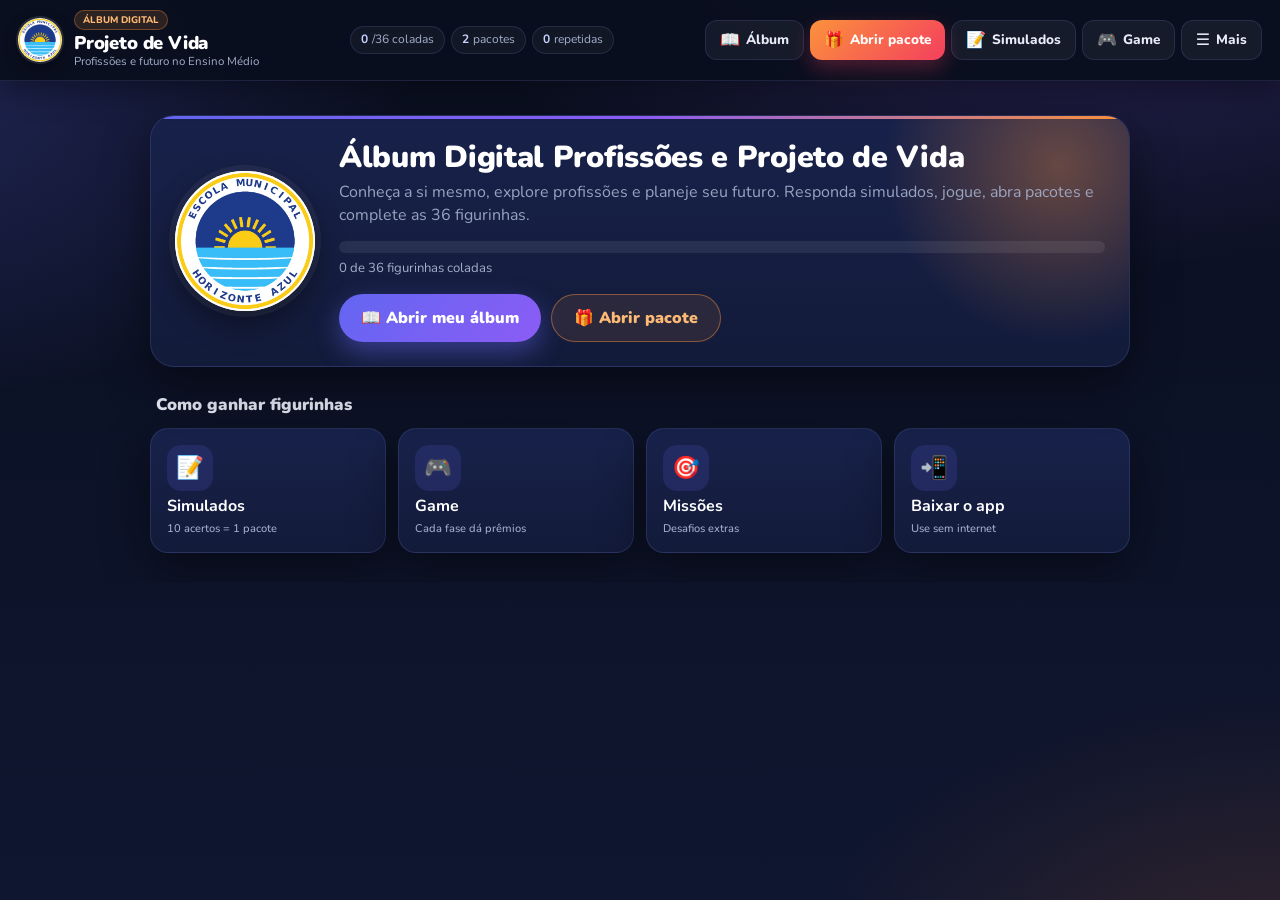
<file: index.html>
<!DOCTYPE html>
<html lang="pt-BR">
<head>
  <meta charset="UTF-8">
  <meta name="viewport" content="width=device-width, initial-scale=1.0">
  <title>Álbum Profissões e Projeto de Vida</title>
  <meta name="description" content="Álbum digital pedagógico para o Ensino Médio sobre profissões, mundo do trabalho e projeto de vida.">
  <meta name="theme-color" content="#0a0f1f">
  <link rel="stylesheet" href="style.css">
  <link rel="stylesheet" href="layout-cb.css">
  <link rel="preconnect" href="https://fonts.googleapis.com">
  <link rel="stylesheet" href="https://fonts.googleapis.com/css2?family=Nunito:wght@500;700;800;900&display=swap" media="print" onload="this.media='all'">
  <link rel="stylesheet" href="tema-cb.css">
</head>
<body>
<div class="app">
  <header class="topo cb-topo">
    <div class="brand" role="button" tabindex="0" title="Início" onclick="abrirTela('projeto')">
      <img class="cb-brand-logo" src="logo-escola.png" alt="">
      <span class="cb-brand-txt">
        <span class="selo">Álbum digital</span>
        <h1>Projeto de Vida</h1>
        <p>Profissões e futuro no Ensino Médio</p>
      </span>
    </div>
    <div class="cb-status" aria-label="Seu progresso">
      <span class="cb-chip"><b id="navStatusColadas">0</b>/36 coladas</span>
      <span class="cb-chip"><b id="navStatusPacotes">0</b> pacotes</span>
      <span class="cb-chip"><b id="navStatusRepetidas">0</b> repetidas</span>
    </div>
    <div class="cb-principal">
      <button onclick="abrirTela('album')"><span class="cb-ico">📖</span><span>Álbum</span></button>
      <button class="cb-destaque" onclick="abrirPacote()"><span class="cb-ico">🎁</span><span class="cb-lbl-longo">Abrir pacote</span><span class="cb-lbl-curto">Pacote</span></button>
      <button onclick="abrirTela('simulados')"><span class="cb-ico">📝</span><span>Simulados</span></button>
      <button onclick="window.location.href='game/index.html'"><span class="cb-ico">🎮</span><span>Game</span></button>
      <button id="cbMaisBtn" aria-expanded="false" aria-controls="cbMenu" onclick="cbAlternarMenu()"><span class="cb-ico">☰</span><span>Mais</span></button>
    </div>
    <nav id="cbMenu" class="cb-menu" aria-label="Mais opções">
      <button onclick="abrirTela('projeto')">Sobre o projeto</button>
      <button id="btnSomAlbum" onclick="alternarSom()">Som: OFF</button>
      <button class="cb-perigo" onclick="confirmarReinicio()">Reiniciar álbum</button>
    </nav>
  </header>
  <script>
  function cbAlternarMenu(forcar){
    const m=document.getElementById('cbMenu'), b=document.getElementById('cbMaisBtn');
    const abrir = typeof forcar==='boolean' ? forcar : !m.classList.contains('aberto');
    m.classList.toggle('aberto',abrir); b.setAttribute('aria-expanded',abrir);
  }
  if(location.origin.indexOf('appassets.androidplatform.net')>=0) document.documentElement.classList.add('cb-no-app');
  document.addEventListener('click',e=>{
    const m=document.getElementById('cbMenu'); if(!m||!m.classList.contains('aberto')) return;
    if(e.target.closest('#cbMaisBtn')) return;
    if(e.target.closest('#cbMenu button')||!e.target.closest('#cbMenu')) cbAlternarMenu(false);
  });
  </script>

  <main>
    <section id="tela-projeto" class="tela ativa">
      <div class="hero cb-hero">
        <div class="logo-box"><img src="logo-escola.png" alt="Logo da Escola Municipal Horizonte Azul (escola fictícia)"></div>
        <div class="cb-hero-texto">
          <h2>Álbum Digital Profissões e Projeto de Vida</h2>
          <p>Conheça a si mesmo, explore profissões e planeje seu futuro. Responda simulados, jogue, abra pacotes e complete as 36 figurinhas.</p>
          <div class="cb-progresso" aria-label="Progresso do álbum">
            <div class="cb-progresso-barra"><span id="cbBarraProgresso"></span></div>
            <small id="cbTextoProgresso">0 de 36 figurinhas coladas</small>
          </div>
          <div class="cb-cta">
            <button class="cb-btn-principal" onclick="abrirTela('album')">📖 Abrir meu álbum</button>
            <button class="cb-btn-secundario" onclick="abrirPacote()">🎁 Abrir pacote</button>
          </div>
        </div>
      </div>
      <h3 class="cb-secao">Como ganhar figurinhas</h3>
      <div class="cb-atalhos">
        <button onclick="abrirTela('simulados')"><span>📝</span><b>Simulados</b><small>10 acertos = 1 pacote</small></button>
        <button onclick="window.location.href='game/index.html'"><span>🎮</span><b>Game</b><small>Cada fase dá prêmios</small></button>
        <button onclick="document.getElementById('dx13Missoes')?.click()"><span>🎯</span><b>Missões</b><small>Desafios extras</small></button>
        <button id="cbTileApp" onclick="window.cbAbrirBaixarApp&&window.cbAbrirBaixarApp()"><span>📲</span><b>Baixar o app</b><small>Use sem internet</small></button>
        <button id="cbTilePesquisa" onclick="document.getElementById('dx13Pesquisa1')?.click()"><span>📊</span><b>Pesquisa 1</b><small>Diagnóstico inicial</small></button>
      </div>
      <p class="creditos cb-creditos-rodape">Escola Municipal Horizonte Azul (escola fictícia) • Idealização e desenvolvimento: Prof. Carlos André Tavares de Lima</p>
    </section>

    <section id="tela-album" class="tela">
      <div class="painel">
        <button class="cb-seta" aria-label="Página anterior" onclick="paginaAnterior()">‹</button>
        <div><b id="tituloPagina">Página</b><span id="textoPagina"></span></div>
        <button class="cb-seta" aria-label="Próxima página" onclick="proximaPagina()">›</button>
      </div>
      <div id="albumPages" class="album-pages"></div>
    </section>

    <section id="tela-simulados" class="tela">
      <h2>Simulados e Desafio Final</h2>
      <p>Responda para ganhar pacotes e completar o álbum.</p>
      <div id="simuladosArea" class="simulados-area"></div>
    </section>

    <section id="tela-admin" class="tela">
      <h2>Painel de Concluintes</h2>
      <p>Use este painel para conferir os 10 primeiros vencedores.</p>
      <div class="admin-actions">
        <button onclick="carregarConcluintes()">Atualizar lista</button>
        <button onclick="exportarConcluintes()">Exportar CSV</button>
      </div>
      <div id="listaConcluintes"></div>
    </section>
  </main>
<aside class="rodape-status">
    <span>Pacotes: <b id="pacotesQtd">0</b></span>
    <span>Coladas: <b id="coladasQtd">0</b>/36</span>
    <span>Repetidas: <b id="repetidasQtd">0</b></span>
    <button onclick="confirmarReinicio()">Reiniciar álbum</button>
  </aside>
</div>

<div id="modal" class="modal oculto">
  <div class="modal-box">
    <button class="fechar" onclick="fecharModal()">×</button>
    <div id="modalConteudo"></div>
  </div>
</div>

<script src="album-data.js"></script>
<script>
const SUPABASE_URL = (window.SUPABASE_CONFIG && window.SUPABASE_CONFIG.url) || "";
const SUPABASE_ANON_KEY = (window.SUPABASE_CONFIG && window.SUPABASE_CONFIG.anonKey) || "";
</script>
<script src="supabase-config.js"></script>
<script src="script.js"></script>
</body>
</html>
</file>
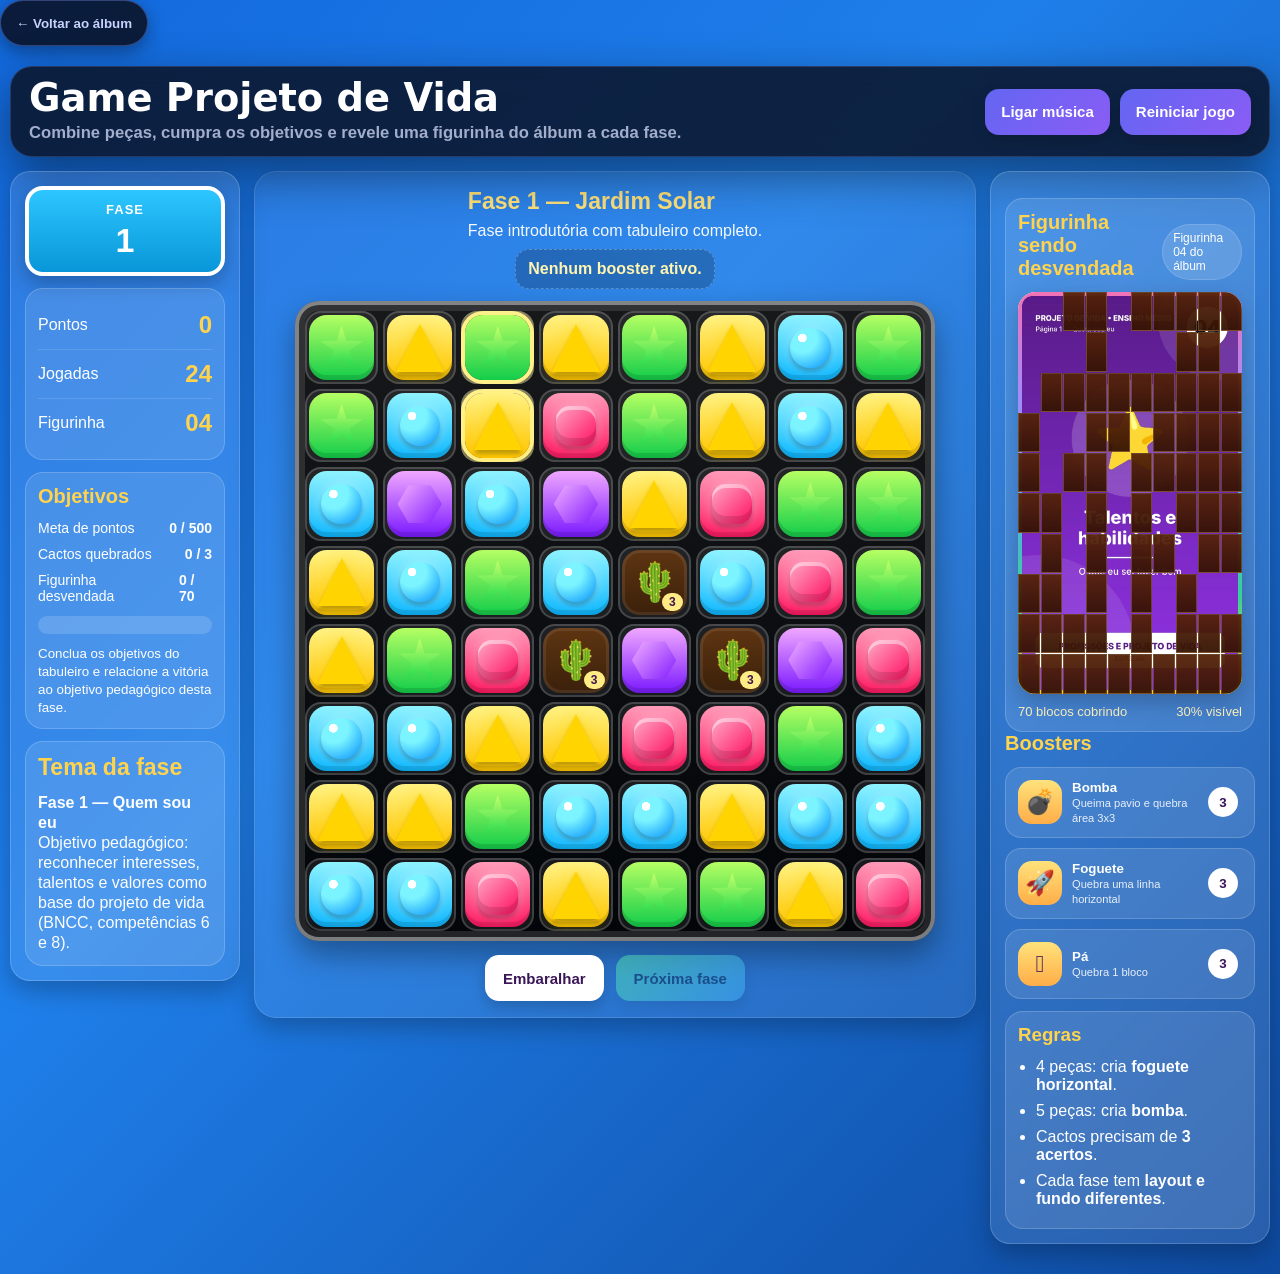
<file: game/index.html>
<!DOCTYPE html>
<html lang="pt-BR">
<head>
  <meta charset="UTF-8" />
  <meta name="viewport" content="width=device-width, initial-scale=1.0" />
  <title>Game — Projeto de Vida</title>
  <link rel="stylesheet" href="style.css" />
  <link rel="stylesheet" href="mobile-fix.css" />
</head>
<body>
  <audio id="audioFundo" src="audio/fundo.mp3" loop></audio>
  <audio id="audioClick" src="audio/click.mp3"></audio>
  <audio id="audioSwipe" src="audio/swipe.mp3"></audio>
  <audio id="audioMatch" src="https://cdn.pixabay.com/download/audio/2021/08/04/audio_0625c1539c.mp3?filename=success-1-6297.mp3" preload="auto" onerror="if(!this.dataset.local){this.dataset.local=1;this.src='audio/match.mp3'}"></audio>
  <audio id="audioSparkle" src="audio/sparkle.mp3"></audio>
  <audio id="audioBomba" src="audio/bomba.mp3"></audio>
  <audio id="audioFoguete" src="audio/foguete.mp3"></audio>
  <audio id="audioPa" src="audio/pa.mp3"></audio>
  <audio id="audioErro" src="audio/erro.mp3"></audio>
  <audio id="audioVitoria" src="audio/vitoria.mp3"></audio>

  <button id="dxGameBack" onclick="window.location.href='../index.html'">← Voltar ao álbum</button>

  <div class="pagina">
    <header class="topbar">
      <div>
        <h1>Game Projeto de Vida</h1>
        <p>Combine peças, cumpra os objetivos e revele uma figurinha do álbum a cada fase.</p>
      </div>
      <div class="topbar-actions">
        <button id="btnAudio" class="btn btn-dark">Ligar música</button>
        <button id="btnReiniciar" class="btn btn-dark">Reiniciar jogo</button>
      </div>
    </header>

    <main class="layout">
      <aside class="painel painel-esquerdo">
        <div class="placa">
          <span class="placa-titulo">FASE</span>
          <strong id="faseAtual">1</strong>
        </div>

        <div class="card-info">
          <div class="linha-info"><span>Pontos</span><strong id="pontos">0</strong></div>
          <div class="linha-info"><span>Jogadas</span><strong id="movimentos">0</strong></div>
          <div class="linha-info"><span>Figurinha</span><strong id="figurinhaNumero">001</strong></div>
        </div>

        <div class="objetivos">
          <h2>Objetivos</h2>
          <div class="objetivo-item"><span>Meta de pontos</span><strong id="metaPontos">0 / 0</strong></div>
          <div class="objetivo-item"><span>Cactos quebrados</span><strong id="metaCactos">0 / 0</strong></div>
          <div class="objetivo-item"><span>Figurinha desvendada</span><strong id="metaFigurinha">0 / 0</strong></div>
          <div class="barra"><div id="progresso" class="progresso"></div></div>
          <small id="descricaoFase">Conclua os 3 objetivos para passar de fase.</small>
        </div>

        <div class="painel-preparo">
          <h2>Tema da fase</h2>
          <p id="temaFase">Cada fase agora tem layout próprio, fundo próprio e dificuldade própria.</p>
        </div>
      </aside>

      <section class="centro">
        <div class="tabuleiro-topo">
          <h2 id="tituloFase">Fase 1</h2>
          <p id="subtituloFase">Troque peças por clique ou arrastando um bloco por vez.</p>
        </div>

        <div id="statusBooster" class="status-booster">Nenhum booster ativo.</div>

        <div class="tabuleiro-wrap">
          <div id="tabuleiro" class="tabuleiro"></div>
        </div>

        <div class="acoes-centro">
          <button id="btnEmbaralhar" class="btn">Embaralhar</button>
          <button id="btnProximaFase" class="btn btn-primary" disabled>Próxima fase</button>
        </div>
      </section>

      <aside class="painel painel-direito">
        <div class="figurinha-box">
          <div class="figurinha-head">
            <h2>Figurinha sendo desvendada</h2>
            <span id="figurinhaArquivo" class="etiqueta-arquivo">Figurinha do álbum</span>
          </div>
          <div id="stickerPreview" class="sticker-preview sem-imagem">
            <img id="stickerImage" alt="Figurinha" />
            <div id="stickerFallback" class="sticker-fallback">
              <div class="fallback-numero" id="fallbackNumero">001</div>
              <div class="fallback-texto">FIGURINHA</div>
            </div>
            <div id="stickerMask" class="sticker-mask"></div>
          </div>
          <div class="figurinha-stats">
            <span id="coberturaRestante">0 blocos cobrindo</span>
            <span id="porcentagemVisivel">0% visível</span>
          </div>
        </div>

        <h2>Boosters</h2>
        <button id="boosterBomba" class="booster-btn">
          <span class="booster-icone">💣</span>
          <span class="booster-texto"><strong>Bomba</strong><small>Queima pavio e quebra área 3x3</small></span>
          <span id="qtdBomba" class="booster-qtd">3</span>
        </button>

        <button id="boosterFoguete" class="booster-btn">
          <span class="booster-icone">🚀</span>
          <span class="booster-texto"><strong>Foguete</strong><small>Quebra uma linha horizontal</small></span>
          <span id="qtdFoguete" class="booster-qtd">3</span>
        </button>

        <button id="boosterPa" class="booster-btn">
          <span class="booster-icone">🪏</span>
          <span class="booster-texto"><strong>Pá</strong><small>Quebra 1 bloco</small></span>
          <span id="qtdPa" class="booster-qtd">3</span>
        </button>

        <div class="ajuda">
          <h3>Regras</h3>
          <ul>
            <li>4 peças: cria <b>foguete horizontal</b>.</li>
            <li>5 peças: cria <b>bomba</b>.</li>
            <li>Cactos precisam de <b>3 acertos</b>.</li>
            <li>Cada fase tem <b>layout e fundo diferentes</b>.</li>
          </ul>
        </div>
      </aside>
    </main>
  </div>

  <div id="modal" class="modal escondido">
    <div class="modal-box">
      <h2 id="modalTitulo">Resultado</h2>
      <p id="modalTexto"></p>
      <div class="modal-actions">
        <button id="btnModalPrincipal" class="btn btn-primary">Continuar</button>
        <button id="btnModalSecundario" class="btn btn-dark escondido">Fechar</button>
      </div>
    </div>
  </div>

  <script src="../album-data.js"></script>
  <script src="figurinhas/figurinhas-config.js"></script>
  <script src="script.js"></script>
  <script src="game-v13.js"></script>
</body>
</html>
</file>
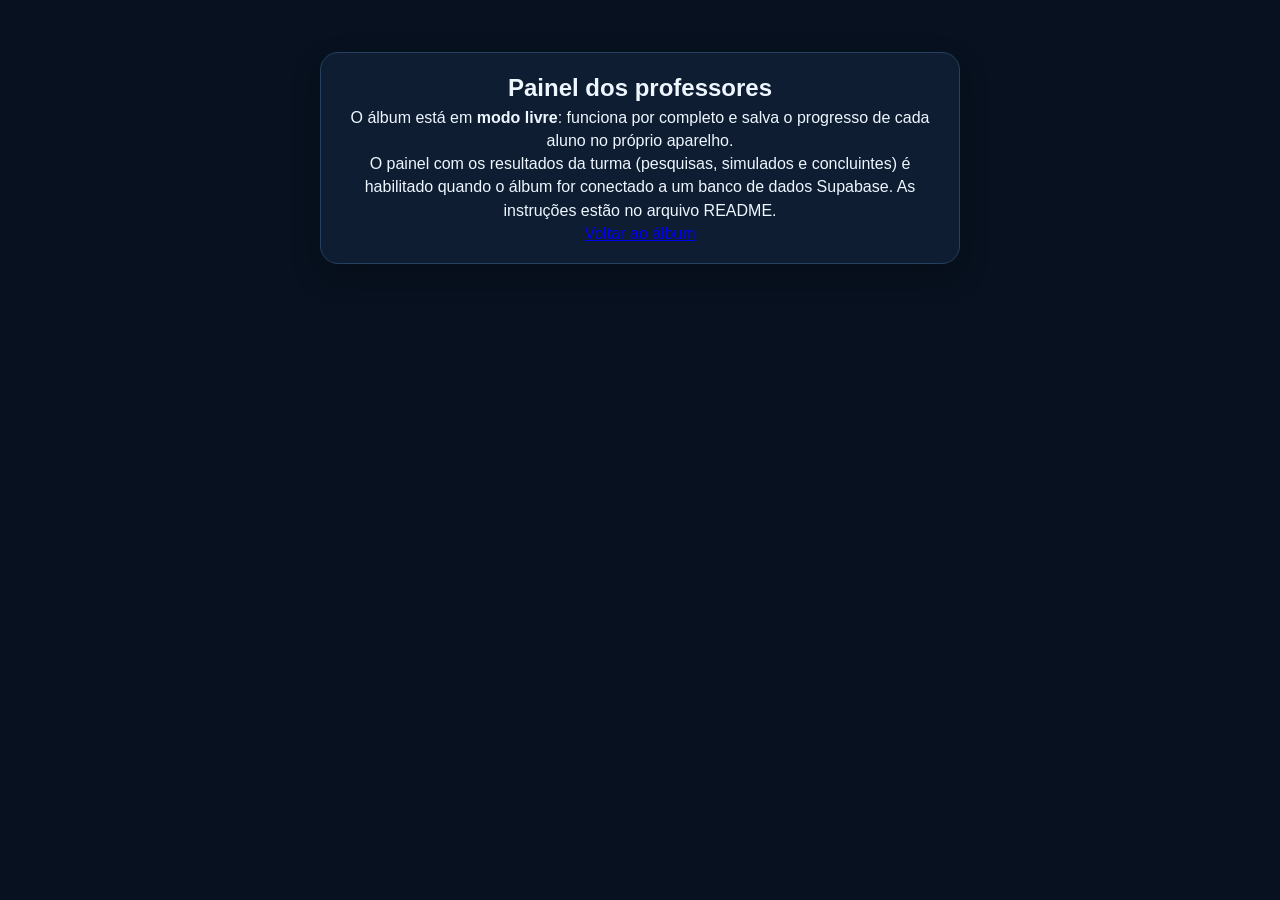
<file: professor.html>
<!DOCTYPE html>
<html lang="pt-BR">
<head>
  <meta charset="UTF-8">
  <meta name="viewport" content="width=device-width,initial-scale=1">
  <title>Álbum Projeto de Vida — Painel dos Professores</title>
  <link rel="stylesheet" href="style.css">
  <style>
    body{background:#07111f;color:#eef6ff;font-family:Arial,sans-serif;margin:0}.prof-wrap{max-width:1180px;margin:auto;padding:24px}.prof-top{display:flex;justify-content:space-between;gap:16px;align-items:center;flex-wrap:wrap;margin-bottom:22px}.prof-top h1{margin:0;font-size:clamp(1.6rem,4vw,2.4rem)}.prof-card{background:#0e1d31;border:1px solid #24415e;border-radius:18px;padding:18px;margin-bottom:18px;box-shadow:0 12px 30px rgba(0,0,0,.22)}.prof-grid{display:grid;grid-template-columns:repeat(4,minmax(0,1fr));gap:14px}.metric{background:#112941;border-radius:14px;padding:16px;border:1px solid #2b526f}.metric b{display:block;font-size:1.75rem;margin-top:6px}.login-grid{display:grid;grid-template-columns:1fr 1fr auto;gap:10px}input,select{width:100%;box-sizing:border-box;padding:12px 14px;border-radius:10px;border:1px solid #38546f;background:#081522;color:#fff}button{border:0;border-radius:10px;padding:11px 14px;font-weight:700;cursor:pointer}.btn-primary{background:#22c55e;color:#06220f}.btn-ghost{background:#16314b;color:#fff}.btn-danger{background:#7f1d1d;color:#fff}.table-wrap{overflow:auto}.prof-table{width:100%;border-collapse:collapse;min-width:820px}.prof-table th,.prof-table td{padding:11px;border-bottom:1px solid #29455e;text-align:left;vertical-align:top}.prof-table th{background:#0a1726;position:sticky;top:0}.pill{display:inline-block;padding:4px 8px;border-radius:999px;background:#16314b;font-size:.78rem}.ok{background:#14532d}.warn{background:#78350f}.muted{opacity:.72}.hidden{display:none!important}.filters{display:grid;grid-template-columns:1.2fr 1fr 1fr auto;gap:10px;margin-bottom:14px}.status-v24{border-color:#2f6f52;background:linear-gradient(135deg,#0d2433,#123a31)}.status-v24 b{display:block}.status-v24 span{opacity:.8;font-size:.88rem}.dxp-head,.dxp-cycle{display:flex;justify-content:space-between;gap:15px;align-items:center;flex-wrap:wrap}.dxp-cycle{padding:15px;border:1px solid #31506d;border-radius:14px;background:#0a1726}.dxp-cycle div{display:flex;flex-direction:column;gap:4px}.dxp-metrics{display:grid;grid-template-columns:repeat(4,1fr);gap:10px;margin:16px 0}.dxp-metrics div{padding:14px;border-radius:12px;background:#112941}.dxp-metrics b{font-size:1.6rem;display:block}.dxp-metrics span{font-size:.8rem;opacity:.75}.dxp-row{display:grid;grid-template-columns:1.2fr 1fr 1fr 70px;gap:10px;align-items:center;padding:10px 0;border-bottom:1px solid #29455e}.dxp-row div span{font-size:.75rem}.dxp-row i{height:8px;background:#07111f;border-radius:99px;overflow:hidden;display:block}.dxp-row em{display:block;height:100%;background:#22c55e}.dxp-two{display:grid;grid-template-columns:1fr 1fr;gap:16px;margin-top:18px}.dxp-two>div{background:#0a1726;border-radius:14px;padding:14px}.dxp-line{display:flex;justify-content:space-between;padding:9px 0;border-bottom:1px solid #29455e}.dxp-two button{margin:5px}.creditos-grid{display:grid;grid-template-columns:1fr 1fr;gap:14px}.creditos-grid article{display:flex;flex-direction:column;gap:6px;padding:16px;border-radius:14px;background:#0a1726;border:1px solid #29455e}.creditos-grid article>span{font-size:.78rem;text-transform:uppercase;letter-spacing:.04em;opacity:.72}.creditos-grid strong{font-size:1.05rem}.creditos-grid small{line-height:1.45;opacity:.88}.creditos-grid a{color:#86efac;font-weight:700;text-decoration:none}.credito-digital{border-color:#2f6f52!important;background:linear-gradient(145deg,#0a1726,#0d2b25)!important}@media(max-width:800px){.prof-grid,.dxp-metrics{grid-template-columns:1fr 1fr}.login-grid,.filters,.dxp-row,.dxp-two,.creditos-grid{grid-template-columns:1fr}.prof-wrap{padding:14px}}
  </style>
</head>
<body>
<main class="prof-wrap">
  <div class="prof-top"><div><div class="pill">Álbum Projeto de Vida</div><h1>Painel dos Professores</h1><div class="muted">Acompanhamento pedagógico separado do aplicativo dos alunos.</div></div></div>
  <section class="prof-card status-v24"><b>Painel docente atualizado</b><span>Login por nome de usuário no Supabase • compatível com o aplicativo e o APK dos alunos</span></section>
  <section id="loginCard" class="prof-card"><h2>Acesso restrito</h2><p class="muted">Digite o nome de usuário e a senha fornecidos pela coordenação. Não é necessário informar e-mail.</p><form id="loginForm" class="login-grid" onsubmit="entrar(event)"><input id="usuario" name="username" type="text" autocomplete="username" placeholder="Nome de usuário" required><input id="senha" name="password" type="password" autocomplete="current-password" placeholder="Senha" required><button class="btn-primary" type="submit">Entrar</button></form><p id="loginMsg" class="muted"></p></section>
  <section id="painel" class="hidden">
    <div class="prof-card prof-top"><div><b id="usuarioNome">Professor</b><div id="usuarioPerfil" class="muted"></div></div><div style="display:flex;gap:8px;flex-wrap:wrap"><button class="btn-ghost" onclick="carregarTudo()">Atualizar</button><button class="btn-danger" onclick="sair()">Sair</button></div></div>
    <section id="impactoProjeto" class="prof-card"></section>
    <div class="prof-grid"><div class="metric">Alunos monitorados<b id="mAlunos">0</b></div><div class="metric">Registros de simulados<b id="mSimulados">0</b></div><div class="metric">Álbuns concluídos<b id="mConcluidos">0</b></div><div class="metric">Média de acertos<b id="mMedia">0,0</b></div></div>
    <section class="prof-card"><h2>Visão por aluno</h2><div class="filters"><input id="fBusca" placeholder="Buscar aluno" oninput="renderAlunos()"><input id="fTurma" placeholder="Filtrar turma" oninput="renderAlunos()"><select id="fSituacao" onchange="renderAlunos()"><option value="">Todas as situações</option><option value="completo">Álbum completo</option><option value="andamento">Em andamento</option></select><button class="btn-ghost" onclick="exportarCSV()">Exportar CSV</button></div><div class="table-wrap"><table class="prof-table"><thead><tr><th>Aluno</th><th>Turma</th><th>Figurinhas</th><th>Simulados</th><th>Último resultado</th><th>Status</th></tr></thead><tbody id="tbAlunos"></tbody></table></div></section>
    <section class="prof-card"><h2>Concluintes</h2><div class="table-wrap"><table class="prof-table"><thead><tr><th>Posição</th><th>Aluno</th><th>Escola/Turma</th><th>Código</th><th>Data</th><th>Prêmio</th></tr></thead><tbody id="tbConcluintes"></tbody></table></div></section>
    <section class="prof-card"><h2>Resultados dos simulados</h2><div class="table-wrap"><table class="prof-table"><thead><tr><th>Aluno</th><th>Turma</th><th>Simulado</th><th>Acertos</th><th>Data</th></tr></thead><tbody id="tbSimulados"></tbody></table></div></section>
  </section>

</main>
<script src="supabase-config.js"></script>
<script>
if(window.SUPABASE_CONFIG&&window.SUPABASE_CONFIG.enabled){
  document.write('<script src="professor-v24.js"><\/script>');
}else{
  const alvo=document.querySelector('main')||document.body;
  alvo.innerHTML=`<section class="prof-card" style="max-width:640px;margin:40px auto;text-align:center">
    <h2>Painel dos professores</h2>
    <p>O álbum está em <b>modo livre</b>: funciona por completo e salva o progresso de cada aluno no próprio aparelho.</p>
    <p>O painel com os resultados da turma (pesquisas, simulados e concluintes) é habilitado quando o álbum for conectado a um banco de dados Supabase. As instruções estão no arquivo README.</p>
    <p><a href="index.html">Voltar ao álbum</a></p></section>`;
}
</script>
</body>
</html>
</file>
<file: style.css>
*{box-sizing:border-box;margin:0;padding:0}
body{font-family:Arial,Helvetica,sans-serif;background:#07111f;color:#fff;line-height:1.45}
button{cursor:pointer}
.app{min-height:100vh;display:grid;grid-template-rows:auto 1fr auto}
.topo{display:flex;align-items:center;justify-content:space-between;gap:12px;padding:12px 16px;background:#020617;border-bottom:2px solid #facc15;position:sticky;top:0;z-index:20}
.brand h1{color:#facc15;font-size:1.5rem;text-transform:uppercase;line-height:1}
.brand p{font-size:.8rem;color:#dbeafe}
.selo{display:inline-block;background:#facc15;color:#111827;font-size:.65rem;font-weight:900;padding:3px 8px;border-radius:999px;text-transform:uppercase}
nav{display:flex;gap:6px;flex-wrap:wrap;justify-content:flex-end}
nav button,.painel button,.admin-actions button,.rodape-status button,.btn{border:0;border-radius:999px;background:linear-gradient(135deg,#facc15,#fde68a);color:#111827;font-weight:900;padding:9px 12px}
main{padding:14px;min-height:0}
.tela{display:none;max-width:1200px;margin:auto}
.tela.ativa{display:block}
.hero{display:grid;grid-template-columns:180px 1fr;gap:18px;align-items:center;background:linear-gradient(135deg,#102a5c,#111827,#3b1d0b);border:2px solid rgba(250,204,21,.5);border-radius:24px;padding:22px;box-shadow:0 14px 35px rgba(0,0,0,.3)}
.logo-box{width:160px;height:160px;border-radius:24px;background:#fff;color:#111827;display:grid;place-items:center;text-align:center;font-weight:900;border:5px solid #facc15}
.hero h2{font-size:2.4rem;line-height:1;color:#facc15;text-transform:uppercase}
.cards-alunos{display:grid;grid-template-columns:1fr 1fr;gap:10px;margin:14px 0}
.cards-alunos div{border-radius:16px;padding:12px;background:linear-gradient(135deg,#7c3aed,#2563eb,#16a34a);font-weight:900}
.cards-alunos span{display:block;font-size:.8rem;color:#e0f2fe;margin-top:4px}
.creditos{background:rgba(255,255,255,.08);padding:10px;border-radius:14px}
.grid-info{display:grid;grid-template-columns:repeat(3,1fr);gap:12px;margin-top:14px}
.grid-info article{background:rgba(255,255,255,.08);border:1px solid rgba(250,204,21,.35);border-radius:18px;padding:16px}
.grid-info h3{color:#facc15;margin-bottom:8px}
.painel{display:grid;grid-template-columns:auto 1fr auto;gap:10px;align-items:center;margin-bottom:12px;background:#020617;border:1px solid rgba(250,204,21,.35);border-radius:18px;padding:10px}
.painel span{display:block;color:#cbd5e1;font-size:.88rem;margin-top:4px}
.album-pages{display:grid;grid-template-columns:repeat(2,1fr);gap:14px}
.pagina{background:linear-gradient(145deg,#1f2937,#111827,#3b1d0b);border:2px solid rgba(250,204,21,.55);border-radius:24px;padding:12px;min-height:620px;display:grid;grid-template-rows:auto auto 1fr;gap:10px}
.pagina h2{text-align:center;color:#facc15;text-transform:uppercase;font-size:1.25rem}
.texto-pagina{background:rgba(255,255,255,.08);border-radius:14px;padding:10px;text-align:center;font-size:.9rem;color:#e5e7eb}
.grid-fig{display:grid;grid-template-columns:repeat(3,1fr);grid-template-rows:repeat(2,1fr);gap:8px}
.fig-card{min-height:220px;border-radius:16px;overflow:hidden;background:#0f172a;border:2px solid rgba(250,204,21,.35);display:grid;grid-template-rows:1fr auto;position:relative}
.fig-card img{width:100%;height:100%;object-fit:contain;background:#111827}
.fig-card.bloqueada .fig-img{display:grid;place-items:center;background:linear-gradient(135deg,#334155,#111827);color:#facc15;font-size:1.9rem;font-weight:900}
.fig-card button{border:0;background:#facc15;color:#111827;font-weight:900;padding:8px;font-size:.74rem}
.badge{position:absolute;top:7px;right:7px;background:#facc15;color:#111827;border-radius:999px;padding:3px 7px;font-size:.62rem;font-weight:900}
.simulados-area{display:grid;grid-template-columns:repeat(2,1fr);gap:12px;margin-top:14px}
.quiz-card{background:rgba(255,255,255,.08);border:1px solid rgba(250,204,21,.35);border-radius:18px;padding:16px}
.quiz-card h3{color:#facc15;margin-bottom:8px}
.opcao{display:block;width:100%;margin:8px 0;padding:10px;border-radius:12px;border:1px solid rgba(250,204,21,.35);background:#0f172a;color:#fff;text-align:left}
.opcao:hover{background:#1d4ed8}
.rodape-status{position:sticky;bottom:0;background:#020617;border-top:2px solid #facc15;padding:8px 12px;display:flex;gap:10px;align-items:center;justify-content:center;flex-wrap:wrap;z-index:20}
.rodape-status span{background:#111827;border:1px solid rgba(250,204,21,.25);padding:7px 10px;border-radius:999px}
.modal{position:fixed;inset:0;background:rgba(0,0,0,.75);display:grid;place-items:center;padding:16px;z-index:99}
.modal.oculto{display:none}
.modal-box{width:min(720px,96vw);max-height:92vh;overflow:auto;background:#fff;color:#111827;border-radius:24px;padding:22px;position:relative}
.fechar{position:absolute;right:10px;top:10px;border:0;background:#111827;color:#fff;border-radius:50%;width:32px;height:32px}
.premio-img{width:220px;max-width:80%;display:block;margin:12px auto;border-radius:14px;background:#111827}
.conclusao{background:linear-gradient(135deg,#dcfce7,#fef9c3);border:3px solid #facc15;border-radius:18px;padding:16px;text-align:center}
.form-final input{display:block;width:100%;margin:8px 0;padding:12px;border-radius:12px;border:1px solid #94a3b8}
#listaConcluintes{margin-top:14px}
.linha-concluinte{display:grid;grid-template-columns:40px 1fr auto;gap:8px;align-items:center;background:rgba(255,255,255,.08);border:1px solid rgba(250,204,21,.25);border-radius:14px;padding:10px;margin:8px 0}
@media(max-width:760px){
  .topo{display:block}
  nav{display:grid;grid-template-columns:repeat(2,1fr);margin-top:8px}
  nav button{font-size:.75rem;padding:8px}
  main{padding:10px}
  .hero{grid-template-columns:1fr;text-align:center}
  .logo-box{margin:auto}
  .hero h2{font-size:1.8rem}
  .cards-alunos,.grid-info,.album-pages,.simulados-area{grid-template-columns:1fr}
  .painel{grid-template-columns:1fr; text-align:center}
  .pagina{min-height:auto}
  .grid-fig{grid-template-columns:repeat(2,1fr);grid-template-rows:none}
  .fig-card{min-height:190px}
  .rodape-status{font-size:.78rem}
}


/* ===== AJUSTE FINAL: 3 FIGURINHAS HORIZONTAIS POR PÁGINA ===== */
main{
  padding:10px 14px 72px;
  overflow-x:hidden;
}

.tela{
  max-width:1280px;
}

.album-pages{
  display:block;
}

.pagina{
  width:100%;
  max-width:1180px;
  margin:0 auto;
  min-height:auto;
  height:auto;
  padding:14px;
  grid-template-rows:auto auto auto;
}

.grid-fig{
  display:grid;
  grid-template-columns:repeat(3, minmax(0, 1fr));
  grid-template-rows:repeat(2, auto);
  gap:10px;
  align-items:start;
}

.fig-card{
  min-height:0;
  height:238px;
  display:grid;
  grid-template-rows:minmax(0, 1fr) 40px;
}

.fig-card img{
  width:100%;
  height:100%;
  max-height:198px;
  object-fit:contain;
  object-position:center;
  padding:5px;
}

.fig-card.bloqueada .fig-img{
  height:198px;
  min-height:198px;
}

.fig-card button{
  min-height:40px;
}

.texto-pagina{
  font-size:.92rem;
  padding:9px 12px;
  max-width:980px;
  margin:0 auto;
}

.painel{
  max-width:1180px;
  margin:0 auto 12px;
}

.rodape-status{
  padding:7px 12px;
}

@media(min-width:1000px){
  .topo{
    min-height:92px;
  }
  .brand h1{
    font-size:1.55rem;
  }
  nav button{
    padding:10px 14px;
  }
}

@media(max-width:760px){
  main{
    padding:10px 8px 92px;
  }

  .grid-fig{
    grid-template-columns:repeat(3, minmax(0, 1fr));
    gap:6px;
  }

  .fig-card{
    height:178px;
    border-radius:12px;
    grid-template-rows:minmax(0, 1fr) 34px;
  }

  .fig-card img{
    max-height:144px;
    padding:4px;
  }

  .fig-card.bloqueada .fig-img{
    height:144px;
    min-height:144px;
    font-size:1.35rem;
  }

  .fig-card button{
    min-height:34px;
    font-size:.58rem;
    padding:5px 2px;
  }

  .badge{
    font-size:.47rem;
    padding:2px 5px;
    top:5px;
    right:5px;
  }

  .pagina{
    padding:8px;
    border-radius:18px;
  }

  .pagina h2{
    font-size:1rem;
  }

  .texto-pagina{
    font-size:.72rem;
    line-height:1.25;
    padding:7px;
  }

  .painel{
    grid-template-columns:auto 1fr auto;
    gap:6px;
    padding:7px;
  }

  .painel button{
    padding:8px 9px;
    font-size:.68rem;
  }

  .painel b{
    font-size:.82rem;
  }

  .painel span{
    font-size:.62rem;
  }
}

@media(max-width:430px){
  .grid-fig{
    grid-template-columns:repeat(3, minmax(0, 1fr));
    gap:5px;
  }

  .fig-card{
    height:158px;
  }

  .fig-card img{
    max-height:126px;
  }

  .fig-card.bloqueada .fig-img{
    height:126px;
    min-height:126px;
  }

  .fig-card button{
    font-size:.52rem;
  }
}


/* ===== AJUSTE EXTRA: CABER TUDO NA TELA ===== */
html,body{
  width:100%;
  height:100%;
  overflow:hidden;
}

body{
  background:#031022;
}

.app{
  height:100vh;
  overflow:hidden;
}

.topo{
  padding:8px 10px;
  min-height:82px;
}

.brand h1{
  font-size:1.15rem;
  margin-top:2px;
}

.brand p{
  font-size:.7rem;
}

nav{
  gap:4px;
}

nav button{
  padding:8px 12px;
  font-size:.72rem;
}

main{
  padding:8px 10px 66px;
  overflow:hidden;
  display:flex;
  align-items:stretch;
  justify-content:center;
}

.tela.ativa{
  display:flex;
  flex-direction:column;
  width:100%;
  height:100%;
  min-height:0;
}

#tela-album{
  gap:8px;
}

.painel{
  margin:0 auto;
  padding:8px 10px;
  min-height:74px;
  max-height:74px;
}

.painel b{
  font-size:1rem;
}

.painel span{
  font-size:.8rem;
  display:-webkit-box;
  -webkit-line-clamp:2;
  -webkit-box-orient:vertical;
  overflow:hidden;
}

.album-pages{
  flex:1;
  min-height:0;
  display:flex;
  align-items:stretch;
  justify-content:center;
}

.pagina{
  width:100%;
  max-width:1180px;
  height:100%;
  min-height:0;
  max-height:calc(100vh - 184px);
  padding:10px 12px;
  gap:8px;
  overflow:hidden;
}

.pagina h2{
  font-size:1rem;
  line-height:1;
}

.texto-pagina{
  padding:8px 10px;
  font-size:.84rem;
  line-height:1.22;
  max-width:100%;
  display:-webkit-box;
  -webkit-line-clamp:2;
  -webkit-box-orient:vertical;
  overflow:hidden;
}

.grid-fig{
  flex:1;
  min-height:0;
  height:100%;
  display:grid;
  grid-template-columns:repeat(3, minmax(0, 1fr));
  grid-template-rows:repeat(2, minmax(0, 1fr));
  gap:8px;
}

.fig-card{
  min-height:0;
  height:100%;
  display:grid;
  grid-template-rows:minmax(0, 1fr) 38px;
  border-radius:14px;
}

.fig-card img{
  width:100%;
  height:100%;
  max-height:none;
  object-fit:contain;
  object-position:center;
  padding:4px;
}

.fig-card.bloqueada .fig-img{
  height:100%;
  min-height:0;
  font-size:1.65rem;
}

.fig-card button{
  min-height:38px;
  font-size:.72rem;
  padding:6px 4px;
}

.badge{
  font-size:.58rem;
  padding:3px 7px;
}

.rodape-status{
  padding:6px 10px;
  min-height:54px;
  gap:8px;
}

.rodape-status span{
  padding:6px 10px;
  font-size:.88rem;
}

.rodape-status button{
  padding:8px 14px;
  font-size:.85rem;
}

/* Projeto */
#tela-projeto .hero{
  padding:16px;
}

#tela-projeto .hero h2{
  font-size:2rem;
}

#tela-projeto .grid-info{
  gap:10px;
}

/* Simulados e admin */
#tela-simulados, #tela-admin{
  overflow:auto;
  padding-right:4px;
}

@media (max-width: 1024px){
  .topo{
    min-height:78px;
  }
  .pagina{
    max-height:calc(100vh - 180px);
  }
  .fig-card button{
    font-size:.68rem;
  }
}

@media (max-width: 760px){
  html,body{
    overflow:auto;
  }
  .app{
    height:auto;
    overflow:visible;
  }
  main{
    overflow:visible;
    padding:8px 8px 92px;
    display:block;
  }
  .tela.ativa{
    display:block;
    height:auto;
  }
  .painel{
    min-height:auto;
    max-height:none;
  }
  .album-pages{
    display:block;
  }
  .pagina{
    height:auto;
    max-height:none;
    overflow:visible;
  }
  .texto-pagina{
    -webkit-line-clamp:unset;
    display:block;
  }
  .grid-fig{
    grid-template-columns:repeat(3, minmax(0,1fr));
    grid-template-rows:repeat(2, auto);
    gap:6px;
  }
  .fig-card{
    height:162px;
    grid-template-rows:minmax(0, 1fr) 34px;
  }
  .fig-card img{
    max-height:128px;
  }
  .fig-card.bloqueada .fig-img{
    font-size:1.2rem;
  }
  .fig-card button{
    min-height:34px;
    font-size:.54rem;
    padding:4px 2px;
  }
  .badge{
    font-size:.46rem;
    padding:2px 5px;
  }
  nav{
    display:grid;
    grid-template-columns:repeat(3,1fr);
  }
}


/* ===== SUPABASE / PAINEL DE CONCLUINTES ===== */
.linha-concluinte.premiado{
  border-color:#22c55e;
  background:linear-gradient(135deg,rgba(22,163,74,.20),rgba(250,204,21,.10));
}
.linha-concluinte button{
  border:0;
  border-radius:999px;
  background:#facc15;
  color:#111827;
  font-weight:900;
  padding:8px 12px;
}
.admin-actions{
  display:flex;
  gap:10px;
  flex-wrap:wrap;
  margin:12px 0;
}
#listaConcluintes{
  padding-bottom:80px;
}


/* ===== AJUSTE SOLICITADO: CARDS VERTICAIS E FIGURINHA INTEIRA ===== */
.logo-box{
  overflow:hidden;
  display:grid;
  place-items:center;
}
.logo-box img{
  width:100%;
  height:100%;
  object-fit:contain;
  border-radius:18px;
  background:#fff;
}
.logo-topo{
  width:42px;
  height:42px;
  object-fit:contain;
  background:#fff;
  border-radius:50%;
  padding:2px;
  border:2px solid #facc15;
  margin-right:8px;
  vertical-align:middle;
}

main{
  padding-bottom:62px !important;
}

.pagina{
  max-height:calc(100vh - 176px) !important;
  overflow:hidden !important;
  gap:6px !important;
}

.texto-pagina{
  max-height:42px;
  overflow:hidden;
}

.grid-fig{
  display:grid !important;
  grid-template-columns:repeat(3, minmax(0,1fr)) !important;
  grid-template-rows:repeat(2, minmax(0,1fr)) !important;
  place-items:center !important;
  align-items:center !important;
  justify-items:center !important;
  gap:8px !important;
  height:100% !important;
  min-height:0 !important;
}

.fig-card{
  width:min(100%,155px) !important;
  height:auto !important;
  aspect-ratio:5/8 !important;
  min-height:0 !important;
  display:grid !important;
  grid-template-rows:minmax(0,1fr) 34px !important;
  border-radius:14px !important;
}

.fig-card img{
  width:100% !important;
  height:100% !important;
  max-height:none !important;
  object-fit:contain !important;
  object-position:center !important;
  padding:3px !important;
  background:#0f172a !important;
}

.fig-card.bloqueada .fig-img{
  width:100% !important;
  height:100% !important;
  min-height:0 !important;
  display:grid !important;
  place-items:center !important;
  font-size:1.35rem !important;
}

.fig-card button{
  min-height:34px !important;
  height:34px !important;
  font-size:.58rem !important;
  padding:4px 3px !important;
  line-height:1.05 !important;
}

.badge{
  font-size:.48rem !important;
  padding:2px 5px !important;
}

.rodape-status{
  min-height:50px !important;
  padding:5px 8px !important;
}

/* quando abrir figurinha, mostrar maior e inteira */
.premio-img,
.modal-box img,
.ficha-img img{
  object-fit:contain !important;
}

@media(max-width:760px){
  main{
    padding-bottom:88px !important;
  }
  .pagina{
    max-height:none !important;
    overflow:visible !important;
  }
  .grid-fig{
    grid-template-columns:repeat(3, minmax(0,1fr)) !important;
    gap:5px !important;
  }
  .fig-card{
    width:min(100%,30vw) !important;
    aspect-ratio:5/8 !important;
    grid-template-rows:minmax(0,1fr) 30px !important;
  }
  .fig-card button{
    height:30px !important;
    min-height:30px !important;
    font-size:.48rem !important;
  }
  .fig-card.bloqueada .fig-img{
    font-size:1.05rem !important;
  }
  .texto-pagina{
    max-height:none;
  }
}


/* ===== AJUSTE FINAL SOLICITADO: 3 FIGURINHAS POR PÁGINA ===== */
html,body{
  height:100%;
  overflow:hidden!important;
}
.app{
  height:100vh!important;
  grid-template-rows:auto 1fr!important;
  overflow:hidden!important;
}
.topo{
  min-height:92px!important;
  padding:8px 10px!important;
  align-items:center!important;
}
nav{
  align-items:center!important;
  gap:6px!important;
}
.nav-status{
  display:inline-flex;
  align-items:center;
  gap:4px;
  border:1px solid rgba(250,204,21,.45);
  background:#020617;
  color:#fff;
  border-radius:999px;
  padding:8px 10px;
  font-size:.78rem;
  font-weight:900;
}
.nav-status b{color:#facc15}
main{
  height:calc(100vh - 92px)!important;
  min-height:0!important;
  overflow:hidden!important;
  padding:8px 10px!important;
  display:flex!important;
}
.tela.ativa{
  height:100%!important;
  min-height:0!important;
  overflow:hidden!important;
}
#tela-album{
  display:flex!important;
  flex-direction:column!important;
}
.painel{
  min-height:68px!important;
  max-height:68px!important;
  margin:0 auto 8px!important;
}
.painel span{
  display:none!important;
}
.album-pages{
  flex:1!important;
  min-height:0!important;
  display:flex!important;
}
.pagina.pagina-tres{
  height:100%!important;
  max-height:none!important;
  min-height:0!important;
  width:100%!important;
  max-width:1180px!important;
  margin:0 auto!important;
  display:grid!important;
  grid-template-rows:auto auto 1fr!important;
  gap:10px!important;
  overflow:hidden!important;
  padding:12px 16px!important;
}
.pagina.pagina-tres h2{
  font-size:1.35rem!important;
  line-height:1!important;
}
.texto-duas-linhas{
  max-height:52px!important;
  min-height:52px!important;
  overflow:hidden!important;
  display:-webkit-box!important;
  -webkit-line-clamp:2!important;
  -webkit-box-orient:vertical!important;
  font-size:.9rem!important;
  line-height:1.35!important;
  padding:8px 12px!important;
}
.grid-fig.grid-fig-tres{
  height:100%!important;
  min-height:0!important;
  display:grid!important;
  grid-template-columns:repeat(3,minmax(0,1fr))!important;
  grid-template-rows:1fr!important;
  gap:16px!important;
  align-items:center!important;
  justify-items:center!important;
}
.grid-fig-tres .fig-card{
  width:min(100%,260px)!important;
  height:min(100%,420px)!important;
  aspect-ratio:5/8!important;
  display:grid!important;
  grid-template-rows:minmax(0,1fr) 44px!important;
  border-radius:18px!important;
}
.grid-fig-tres .fig-card img{
  width:100%!important;
  height:100%!important;
  object-fit:contain!important;
  object-position:center!important;
  padding:4px!important;
}
.grid-fig-tres .fig-card.bloqueada .fig-img{
  width:100%!important;
  height:100%!important;
  min-height:0!important;
  font-size:2.1rem!important;
}
.grid-fig-tres .fig-card button{
  height:44px!important;
  min-height:44px!important;
  font-size:.78rem!important;
}
.rodape-status{
  display:none!important;
}
.quiz-card-unico{
  max-width:760px;
  margin:auto;
}
.pergunta-box{
  background:rgba(255,255,255,.08);
  border:1px solid rgba(250,204,21,.32);
  border-radius:18px;
  padding:14px;
  margin:10px 0;
}
.opcao.selecionada{
  background:linear-gradient(135deg,#facc15,#fde68a)!important;
  color:#111827!important;
}
.btn-finalizar-quiz{
  display:block;
  width:min(420px,100%);
  margin:16px auto;
}
#tela-simulados.ativa,#tela-admin.ativa,#tela-projeto.ativa{
  overflow:auto!important;
  padding-bottom:30px;
}

@media(max-width:760px){
  html,body{overflow:auto!important}
  .app{height:auto!important;overflow:visible!important}
  .topo{min-height:auto!important}
  nav{grid-template-columns:repeat(2,1fr)!important}
  .nav-status{justify-content:center;font-size:.68rem;padding:7px}
  main{height:auto!important;overflow:visible!important;display:block!important;padding:8px!important}
  .tela.ativa{height:auto!important;overflow:visible!important}
  .painel{min-height:auto!important;max-height:none!important}
  .painel span{display:block!important}
  .pagina.pagina-tres{height:auto!important;overflow:visible!important}
  .grid-fig.grid-fig-tres{
    grid-template-columns:1fr!important;
    grid-template-rows:repeat(3,auto)!important;
  }
  .grid-fig-tres .fig-card{
    width:min(88vw,300px)!important;
    height:auto!important;
  }
  .texto-duas-linhas{
    max-height:none!important;
    min-height:auto!important;
    display:block!important;
  }
}


/* ===== CORREÇÃO DEFINITIVA: 3 FIGURINHAS, SEM TEXTO ATRÁS ===== */
html,body{height:100%;overflow:hidden!important}
.app{height:100vh!important;grid-template-rows:auto 1fr!important;overflow:hidden!important}
.topo{min-height:94px!important;padding:8px 10px!important;align-items:center!important}
.brand h1{font-size:1.25rem!important;line-height:1!important}
.brand p{font-size:.68rem!important}
nav{align-items:center!important;gap:6px!important}
nav button{padding:9px 12px!important;font-size:.72rem!important}
.nav-status{display:inline-flex;align-items:center;gap:4px;border:1px solid rgba(250,204,21,.45);background:#020617;color:#fff;border-radius:999px;padding:8px 10px;font-size:.76rem;font-weight:900}
.nav-status b{color:#facc15}
main{height:calc(100vh - 94px)!important;min-height:0!important;overflow:hidden!important;padding:8px 10px!important;display:flex!important}
.tela{max-width:1280px!important}
.tela.ativa{width:100%!important;height:100%!important;min-height:0!important;overflow:hidden!important}
#tela-album.ativa{display:flex!important;flex-direction:column!important}
.painel{width:100%!important;max-width:1180px!important;min-height:62px!important;max-height:62px!important;margin:0 auto 8px!important;padding:8px 10px!important;grid-template-columns:auto 1fr auto!important}
.painel span{display:none!important}
.album-pages{flex:1!important;min-height:0!important;display:flex!important;align-items:stretch!important;justify-content:center!important}
.pagina.pagina-tres{height:100%!important;max-height:none!important;min-height:0!important;width:100%!important;max-width:1180px!important;margin:0 auto!important;display:grid!important;grid-template-rows:auto auto minmax(0,1fr)!important;gap:10px!important;overflow:hidden!important;padding:12px 16px!important;position:relative!important}
.pagina.pagina-tres::before,.pagina.pagina-tres::after{display:none!important;content:none!important}
.pagina.pagina-tres h2{position:relative!important;z-index:2!important;font-size:1.35rem!important;line-height:1!important;margin:0!important}
.texto-duas-linhas{position:relative!important;z-index:2!important;max-height:54px!important;min-height:54px!important;overflow:hidden!important;display:-webkit-box!important;-webkit-line-clamp:2!important;-webkit-box-orient:vertical!important;font-size:.9rem!important;line-height:1.35!important;padding:8px 12px!important;margin:0 auto!important;width:100%!important;background:rgba(255,255,255,.08)!important}
.grid-fig.grid-fig-tres{position:relative!important;z-index:3!important;height:100%!important;min-height:0!important;display:grid!important;grid-template-columns:repeat(3,minmax(0,1fr))!important;grid-template-rows:1fr!important;gap:18px!important;align-items:center!important;justify-items:center!important}
.grid-fig-tres .fig-card{width:min(100%,260px)!important;height:min(100%,420px)!important;aspect-ratio:5/8!important;min-height:0!important;display:grid!important;grid-template-rows:minmax(0,1fr) 44px!important;border-radius:18px!important;overflow:hidden!important;background:#0f172a!important}
.grid-fig-tres .fig-card img{width:100%!important;height:100%!important;object-fit:contain!important;object-position:center!important;padding:4px!important;background:#0f172a!important}
.grid-fig-tres .fig-card.bloqueada .fig-img{width:100%!important;height:100%!important;min-height:0!important;display:grid!important;place-items:center!important;font-size:2.1rem!important}
.grid-fig-tres .fig-card button{height:44px!important;min-height:44px!important;font-size:.78rem!important;padding:6px 4px!important}
.rodape-status{display:none!important}
.quiz-card-unico{max-width:760px;margin:auto}
.pergunta-box{background:rgba(255,255,255,.08);border:1px solid rgba(250,204,21,.32);border-radius:18px;padding:14px;margin:10px 0}
.opcao.selecionada{background:linear-gradient(135deg,#facc15,#fde68a)!important;color:#111827!important}
.btn-finalizar-quiz{display:block;width:min(420px,100%);margin:16px auto}
#tela-simulados.ativa,#tela-admin.ativa,#tela-projeto.ativa{overflow:auto!important;padding-bottom:30px}

@media(max-width:760px){
  html,body{overflow:auto!important}
  .app{height:auto!important;overflow:visible!important}
  .topo{min-height:auto!important}
  nav{display:grid!important;grid-template-columns:repeat(2,1fr)!important}
  .nav-status{justify-content:center;font-size:.68rem;padding:7px}
  main{height:auto!important;overflow:visible!important;display:block!important;padding:8px!important}
  .tela.ativa{height:auto!important;overflow:visible!important}
  .painel{min-height:auto!important;max-height:none!important}
  .painel span{display:block!important}
  .pagina.pagina-tres{height:auto!important;overflow:visible!important}
  .grid-fig.grid-fig-tres{grid-template-columns:1fr!important;grid-template-rows:repeat(3,auto)!important}
  .grid-fig-tres .fig-card{width:min(88vw,300px)!important;height:auto!important}
  .texto-duas-linhas{max-height:none!important;min-height:auto!important;display:block!important}
}


/* ===== AJUSTE DE VISUAL DAS FIGURINHAS ===== */
.grid-fig-tres .fig-card{
  width:min(100%, 285px)!important;
  height:min(100%, 430px)!important;
  grid-template-rows:minmax(0,1fr) 46px!important;
}
.grid-fig-tres .fig-card .fig-img{
  width:100%!important;
  height:100%!important;
  padding:0!important;
  display:flex!important;
  align-items:center!important;
  justify-content:center!important;
  overflow:hidden!important;
  background:#0b1630!important;
}
.grid-fig-tres .fig-card img{
  width:100%!important;
  height:100%!important;
  object-fit:contain!important;
  object-position:center center!important;
  padding:0!important;
  margin:0!important;
  image-rendering:auto;
}
.grid-fig-tres .fig-card .badge{
  z-index:4!important;
}
.fig-img-bloq{
  display:flex!important;
  flex-direction:column!important;
  align-items:center!important;
  justify-content:center!important;
  gap:10px!important;
}
.numero-bloqueado{
  font-size:3rem!important;
  font-weight:900!important;
  color:#facc15!important;
  line-height:1!important;
}
.titulo-bloqueado{
  color:#ffffff!important;
  font-size:1rem!important;
  font-weight:700!important;
  text-align:center!important;
  padding:0 14px!important;
}

/* ===== FICHA TÉCNICA MAIS RICA ===== */
#modal .modal-conteudo,
#modalConteudo{
  overflow:visible!important;
}
.ficha-detalhada{
  width:min(980px, 96vw);
}
.ficha-layout{
  display:grid;
  grid-template-columns: 1.25fr .9fr;
  gap:24px;
  align-items:start;
}
.ficha-texto h2{
  margin:0 0 12px 0;
  font-size:2rem;
  line-height:1.1;
}
.ficha-tags{
  display:flex;
  flex-wrap:wrap;
  gap:10px;
  margin-bottom:14px;
}
.ficha-tag{
  background:#fde68a;
  color:#111827;
  border-radius:999px;
  padding:7px 12px;
  font-weight:800;
  font-size:.9rem;
}
.ficha-texto p{
  margin:0 0 12px 0;
  font-size:1.03rem;
  line-height:1.5;
}
.ficha-destaque{
  margin:14px 0 18px;
  padding:14px 16px;
  border-left:5px solid #facc15;
  background:#eef2ff;
  color:#111827;
  border-radius:14px;
  font-weight:700;
  line-height:1.45;
}
.ficha-midia{
  display:flex;
  justify-content:flex-end;
}
.ficha-img-grande{
  width:min(100%, 320px);
  max-height:520px;
  object-fit:contain;
  border-radius:18px;
  box-shadow:0 10px 25px rgba(0,0,0,.18);
  background:#fff;
}
.ficha-bloqueada-wrap{
  width:min(520px, 92vw);
}
@media(max-width:860px){
  .ficha-layout{
    grid-template-columns:1fr;
  }
  .ficha-midia{
    justify-content:center;
    order:-1;
  }
  .ficha-texto h2{
    font-size:1.5rem;
  }
}


/* ===== FICHA TÉCNICA EM TELA CHEIA ===== */
#modal{
  position:fixed!important;
  inset:0!important;
  width:100vw!important;
  height:100vh!important;
  background:rgba(2,6,23,.82)!important;
  z-index:99999!important;
  display:flex!important;
  align-items:stretch!important;
  justify-content:stretch!important;
  padding:0!important;
}

#modal.oculto{
  display:none!important;
}

#modal .modal-box,
#modal .modal-conteudo,
#modalConteudo{
  width:100vw!important;
  height:100vh!important;
  max-width:none!important;
  max-height:none!important;
  border-radius:0!important;
  margin:0!important;
  padding:0!important;
  overflow:auto!important;
  box-shadow:none!important;
  background:linear-gradient(135deg,#06132d 0%, #10264d 38%, #1f3c5f 100%)!important;
  color:#fff!important;
}

.ficha-detalhada{
  width:100%!important;
  min-height:100vh!important;
  padding:28px 32px 36px!important;
  background:
    radial-gradient(circle at 12% 14%, rgba(250,204,21,.18), transparent 26%),
    radial-gradient(circle at 88% 18%, rgba(59,130,246,.18), transparent 28%),
    linear-gradient(135deg,#06132d 0%, #10264d 45%, #17324e 100%)!important;
  color:#fff!important;
  box-sizing:border-box!important;
}

.ficha-layout{
  min-height:calc(100vh - 56px)!important;
  display:grid!important;
  grid-template-columns: minmax(420px, 1.25fr) minmax(320px, .85fr)!important;
  gap:28px!important;
  align-items:center!important;
}

.ficha-texto{
  background:rgba(255,255,255,.08)!important;
  border:1px solid rgba(250,204,21,.28)!important;
  border-radius:24px!important;
  padding:28px 28px 24px!important;
  box-shadow:0 18px 42px rgba(0,0,0,.25)!important;
  backdrop-filter:blur(5px)!important;
}

.ficha-texto h2{
  color:#fff!important;
  font-size:2.35rem!important;
  margin:0 0 16px 0!important;
  line-height:1.05!important;
}

.ficha-tags{
  margin-bottom:18px!important;
}

.ficha-tag{
  background:linear-gradient(135deg,#facc15,#fde68a)!important;
  color:#111827!important;
  font-weight:900!important;
  box-shadow:0 6px 16px rgba(0,0,0,.18)!important;
}

.ficha-texto p{
  color:#f8fafc!important;
  font-size:1.12rem!important;
  line-height:1.62!important;
  margin:0 0 14px 0!important;
}

.ficha-texto strong{
  color:#facc15!important;
}

.ficha-destaque{
  margin:20px 0 22px!important;
  padding:18px 18px!important;
  background:linear-gradient(135deg, rgba(250,204,21,.18), rgba(255,255,255,.08))!important;
  border:1px solid rgba(250,204,21,.35)!important;
  border-left:6px solid #facc15!important;
  border-radius:18px!important;
  color:#fff!important;
  font-size:1.08rem!important;
  line-height:1.55!important;
  font-weight:800!important;
}

.ficha-midia{
  height:100%!important;
  display:flex!important;
  align-items:center!important;
  justify-content:center!important;
}

.ficha-figure-wrap{
  width:100%!important;
  height:100%!important;
  min-height:78vh!important;
  display:flex!important;
  align-items:center!important;
  justify-content:center!important;
  background:rgba(255,255,255,.08)!important;
  border:1px solid rgba(250,204,21,.28)!important;
  border-radius:24px!important;
  padding:24px!important;
  box-shadow:0 18px 42px rgba(0,0,0,.25)!important;
}

.ficha-img-grande{
  width:100%!important;
  height:100%!important;
  max-width:460px!important;
  max-height:82vh!important;
  object-fit:contain!important;
  object-position:center center!important;
  background:transparent!important;
  border-radius:18px!important;
  display:block!important;
}

.ficha-acoes{
  margin-top:16px!important;
  display:flex!important;
  gap:12px!important;
  flex-wrap:wrap!important;
}

.ficha-fechar-btn{
  border:none!important;
  border-radius:999px!important;
  padding:12px 20px!important;
  background:linear-gradient(135deg,#facc15,#fde68a)!important;
  color:#111827!important;
  font-weight:900!important;
  font-size:1rem!important;
  cursor:pointer!important;
}

.ficha-fechar-x{
  position:fixed!important;
  top:16px!important;
  right:16px!important;
  width:52px!important;
  height:52px!important;
  border:none!important;
  border-radius:999px!important;
  background:#0f172a!important;
  color:#fff!important;
  font-size:1.5rem!important;
  font-weight:900!important;
  z-index:100000!important;
  box-shadow:0 10px 24px rgba(0,0,0,.28)!important;
  cursor:pointer!important;
}

@media (max-width: 980px){
  .ficha-detalhada{
    padding:20px 16px 28px!important;
  }
  .ficha-layout{
    grid-template-columns:1fr!important;
    min-height:auto!important;
    gap:18px!important;
  }
  .ficha-texto{
    order:2!important;
    padding:22px 18px 20px!important;
  }
  .ficha-midia{
    order:1!important;
  }
  .ficha-figure-wrap{
    min-height:auto!important;
    padding:16px!important;
  }
  .ficha-img-grande{
    max-height:56vh!important;
  }
  .ficha-texto h2{
    font-size:1.7rem!important;
  }
  .ficha-texto p{
    font-size:1rem!important;
  }
}


/* ===== LOGOTIPO E INFORMAÇÕES EM TODAS AS PÁGINAS ===== */
.assinatura-global{
  position:fixed;
  left:10px;
  right:10px;
  bottom:8px;
  z-index:1200;
  display:flex;
  align-items:center;
  gap:10px;
  padding:7px 12px;
  border:1px solid rgba(250,204,21,.28);
  border-radius:16px;
  background:rgba(2,6,23,.76);
  backdrop-filter:blur(5px);
  box-shadow:0 8px 22px rgba(0,0,0,.18);
  pointer-events:none;
}
.assinatura-global img{
  width:44px;
  height:44px;
  border-radius:999px;
  object-fit:cover;
  flex:0 0 44px;
  background:#fff;
}
.assinatura-global-texto{
  display:flex;
  flex-direction:column;
  gap:2px;
  color:#fff;
  line-height:1.2;
}
.assinatura-global-texto strong{
  font-size:.77rem;
  color:#facc15;
}
.assinatura-global-texto span{
  font-size:.67rem;
  opacity:.95;
}

main{
  padding-bottom:78px !important;
}

/* bloco discreto dentro de cada página do álbum */
.pagina.pagina-tres{
  grid-template-rows:auto auto auto minmax(0,1fr)!important;
}
.marca-pagina{
  display:flex;
  align-items:center;
  gap:10px;
  padding:6px 10px;
  border:1px solid rgba(250,204,21,.22);
  border-radius:14px;
  background:rgba(255,255,255,.05);
}
.marca-pagina img{
  width:42px;
  height:42px;
  border-radius:999px;
  object-fit:cover;
  background:#fff;
  flex:0 0 42px;
}
.marca-pagina-texto{
  display:flex;
  flex-direction:column;
  gap:1px;
}
.marca-pagina-texto strong{
  font-size:.78rem;
  color:#facc15;
  line-height:1.15;
}
.marca-pagina-texto span{
  font-size:.66rem;
  color:#fff;
  opacity:.92;
  line-height:1.15;
}

@media(max-width:760px){
  .assinatura-global{
    left:6px;
    right:6px;
    bottom:6px;
    gap:8px;
    padding:6px 8px;
  }
  .assinatura-global img{
    width:34px;
    height:34px;
    flex-basis:34px;
  }
  .assinatura-global-texto strong{
    font-size:.63rem;
  }
  .assinatura-global-texto span{
    font-size:.56rem;
  }
  .marca-pagina{
    padding:6px 8px;
    gap:8px;
  }
  .marca-pagina img{
    width:34px;
    height:34px;
    flex-basis:34px;
  }
  .marca-pagina-texto strong{
    font-size:.68rem;
  }
  .marca-pagina-texto span{
    font-size:.58rem;
  }
  main{
    padding-bottom:86px !important;
  }
}


/* ===== MODAL DE PACOTE ABERTO ===== */
.pacote-modal{
  min-height:100vh;
  width:100%;
  box-sizing:border-box;
  padding:28px 26px 32px;
  background:
    radial-gradient(circle at 14% 18%, rgba(250,204,21,.18), transparent 24%),
    radial-gradient(circle at 86% 20%, rgba(59,130,246,.18), transparent 26%),
    linear-gradient(135deg,#10264d 0%, #173f72 48%, #0b2e57 100%);
  color:#fff;
}
.pacote-cabecalho{
  text-align:center;
  margin:0 auto 18px;
  max-width:980px;
}
.pacote-cabecalho h2{
  margin:0 0 8px;
  font-size:2.2rem;
  color:#fff;
}
.pacote-cabecalho p{
  margin:0;
  font-size:1.05rem;
  color:#e5eefc;
}
.pacote-grid{
  width:min(1280px, 100%);
  margin:18px auto 26px;
  display:grid;
  grid-template-columns:repeat(5, minmax(0, 1fr));
  gap:18px;
  align-items:stretch;
}
.pacote-card{
  display:grid;
  grid-template-rows:minmax(0,1fr) auto;
  min-height:360px;
  background:rgba(255,255,255,.08);
  border:2px solid rgba(250,204,21,.55);
  border-radius:22px;
  overflow:hidden;
  box-shadow:0 14px 30px rgba(0,0,0,.22);
}
.pacote-card-img{
  min-height:0;
  display:flex;
  align-items:center;
  justify-content:center;
  padding:10px;
  background:linear-gradient(180deg, rgba(255,255,255,.06), rgba(255,255,255,.02));
}
.pacote-card-img img{
  width:100%;
  height:100%;
  max-height:290px;
  object-fit:contain;
  object-position:center;
  display:block;
}
.pacote-card-info{
  padding:12px 10px 14px;
  background:linear-gradient(135deg,#facc15,#eab308);
  color:#111827;
  text-align:center;
}
.pacote-card-info strong{
  display:block;
  font-size:1.03rem;
  line-height:1.15;
}
.pacote-card-info span{
  display:block;
  margin-top:4px;
  font-size:.83rem;
  line-height:1.2;
}
.pacote-acoes{
  display:flex;
  justify-content:center;
  gap:12px;
  flex-wrap:wrap;
}
.pacote-btn{
  border:none;
  border-radius:999px;
  padding:12px 22px;
  background:linear-gradient(135deg,#facc15,#fde68a);
  color:#111827;
  font-weight:900;
  cursor:pointer;
  box-shadow:0 8px 20px rgba(0,0,0,.18);
}
.pacote-btn.secundario{
  background:#0f172a;
  color:#fff;
  border:1px solid rgba(255,255,255,.18);
}

@media(max-width:1200px){
  .pacote-grid{grid-template-columns:repeat(3,minmax(0,1fr));}
}
@media(max-width:760px){
  .pacote-modal{padding:20px 14px 24px;}
  .pacote-cabecalho h2{font-size:1.65rem;}
  .pacote-cabecalho p{font-size:.95rem;}
  .pacote-grid{
    grid-template-columns:repeat(2,minmax(0,1fr));
    gap:12px;
  }
  .pacote-card{min-height:290px;border-radius:18px;}
  .pacote-card-img{padding:8px;}
  .pacote-card-img img{max-height:210px;}
  .pacote-card-info strong{font-size:.92rem;}
  .pacote-card-info span{font-size:.74rem;}
}


/* ===== AJUSTE: LOGOTIPO SOMENTE NA CAPA ===== */
.assinatura-global,
.marca-pagina{
  display:none!important;
}

/* Sem a marca dentro das páginas, devolve espaço aos cards */
.pagina.pagina-tres{
  grid-template-rows:auto auto minmax(0,1fr)!important;
}

/* Mantém o logotipo apenas na capa/projeto */
#tela-projeto .logo-box,
#tela-projeto .logo-box img{
  display:grid!important;
}
#tela-projeto .logo-box img{
  width:100%!important;
  height:100%!important;
  object-fit:contain!important;
  background:#fff!important;
}


/* ===== AJUSTE: FIGURINHAS HORIZONTAIS 3 POR PÁGINA ===== */
.pagina.pagina-tres{
  max-width:1320px!important;
  grid-template-rows:auto auto minmax(0,1fr)!important;
  gap:14px!important;
}
.pagina.pagina-tres h2{
  text-align:center!important;
  font-size:1.55rem!important;
}
.texto-duas-linhas{
  max-height:68px!important;
  min-height:68px!important;
  font-size:1rem!important;
  line-height:1.45!important;
  text-align:center!important;
}
.grid-fig.grid-fig-tres,
.grid-fig-tres{
  width:100%!important;
  height:100%!important;
  min-height:0!important;
  display:grid!important;
  grid-template-columns:repeat(3,minmax(0,1fr))!important;
  grid-template-rows:1fr!important;
  gap:20px!important;
  align-items:stretch!important;
  justify-items:stretch!important;
}
.grid-fig-tres .fig-card{
  width:100%!important;
  max-width:380px!important;
  min-width:0!important;
  height:260px!important;
  min-height:260px!important;
  max-height:260px!important;
  aspect-ratio:8 / 5!important;
  margin:0 auto!important;
  display:grid!important;
  grid-template-rows:minmax(0,1fr) 48px!important;
  border-radius:20px!important;
  overflow:hidden!important;
}
.grid-fig-tres .fig-card .fig-img,
.grid-fig-tres .fig-card .fig-img-bloq{
  width:100%!important;
  height:100%!important;
  min-height:0!important;
  display:flex!important;
  align-items:center!important;
  justify-content:center!important;
  overflow:hidden!important;
  padding:8px!important;
  background:#0b1630!important;
}
.grid-fig-tres .fig-card img{
  width:100%!important;
  height:100%!important;
  object-fit:contain!important;
  object-position:center center!important;
  padding:0!important;
  margin:0!important;
  background:transparent!important;
}
.grid-fig-tres .fig-card.bloqueada .fig-img{
  font-size:2.5rem!important;
}
.grid-fig-tres .fig-card button{
  height:48px!important;
  min-height:48px!important;
  font-size:.88rem!important;
  font-weight:900!important;
}
.grid-fig-tres .badge{
  top:8px!important;
  right:8px!important;
  font-size:.68rem!important;
  padding:4px 8px!important;
}
.numero-bloqueado{
  font-size:2.7rem!important;
}
.titulo-bloqueado{
  font-size:1rem!important;
}
@media (max-width: 1100px){
  .pagina.pagina-tres{max-width:100%!important;}
  .grid-fig.grid-fig-tres,
  .grid-fig-tres{
    grid-template-columns:1fr!important;
    grid-template-rows:repeat(3,auto)!important;
    gap:14px!important;
  }
  .grid-fig-tres .fig-card{
    max-width:760px!important;
    height:250px!important;
    max-height:250px!important;
  }
  .texto-duas-linhas{
    max-height:none!important;
    min-height:56px!important;
  }
}


/* ===== CORREÇÃO: FIGURINHAS COMPLETAS NOS CARDS HORIZONTAIS ===== */
.grid-fig.grid-fig-tres,
.grid-fig-tres{
  align-items:stretch!important;
}
.grid-fig-tres .fig-card{
  height:300px!important;
  min-height:300px!important;
  max-height:300px!important;
  max-width:400px!important;
  grid-template-rows:minmax(0,1fr) 46px!important;
}
.grid-fig-tres .fig-card .fig-img,
.grid-fig-tres .fig-card .fig-img-bloq{
  display:flex!important;
  align-items:center!important;
  justify-content:center!important;
  padding:12px!important;
  overflow:hidden!important;
  background:linear-gradient(180deg,#0b1630 0%, #12264a 100%)!important;
}
.grid-fig-tres .fig-card img,
.figura-card-img{
  width:auto!important;
  height:100%!important;
  max-height:100%!important;
  max-width:100%!important;
  object-fit:contain!important;
  object-position:center center!important;
  display:block!important;
  margin:0 auto!important;
  background:transparent!important;
}
.grid-fig-tres .fig-card button{
  height:46px!important;
}
/* em telas menores, manter 3 linhas verticais, mas a figurinha inteira */
@media (max-width:1100px){
  .grid-fig-tres .fig-card{
    max-width:760px!important;
    height:320px!important;
    max-height:320px!important;
  }
  .grid-fig-tres .fig-card img,
  .figura-card-img{
    height:100%!important;
    width:auto!important;
    max-width:100%!important;
  }
}


/* ===== CORREÇÃO DEFINITIVA: FIGURINHAS HORIZONTAIS SEM CORTE ===== */
.grid-fig.grid-fig-tres,
.grid-fig-tres{
  display:grid!important;
  grid-template-columns:repeat(3,minmax(0,1fr))!important;
  grid-template-rows:1fr!important;
  gap:18px!important;
  align-items:center!important;
  justify-items:center!important;
}

.grid-fig-tres .fig-card{
  width:100%!important;
  max-width:390px!important;
  height:270px!important;
  max-height:270px!important;
  min-height:270px!important;
  aspect-ratio:8/5!important;
  display:grid!important;
  grid-template-rows:minmax(0,1fr) 44px!important;
  overflow:hidden!important;
  border-radius:18px!important;
}

.grid-fig-tres .fig-card .fig-img{
  width:100%!important;
  height:100%!important;
  display:flex!important;
  align-items:center!important;
  justify-content:center!important;
  overflow:hidden!important;
  padding:0!important;
  background:#071225!important;
}

.grid-fig-tres .fig-card img,
.figura-card-img{
  width:100%!important;
  height:100%!important;
  max-width:100%!important;
  max-height:100%!important;
  object-fit:contain!important;
  object-position:center center!important;
  display:block!important;
  padding:0!important;
  margin:0!important;
  background:#071225!important;
}

.grid-fig-tres .fig-card.bloqueada .fig-img,
.grid-fig-tres .fig-card .fig-img-bloq{
  width:100%!important;
  height:100%!important;
  display:flex!important;
  align-items:center!important;
  justify-content:center!important;
}

.grid-fig-tres .fig-card button{
  height:44px!important;
  min-height:44px!important;
  font-size:.82rem!important;
}

@media(max-width:1100px){
  .grid-fig.grid-fig-tres,
  .grid-fig-tres{
    grid-template-columns:1fr!important;
    grid-template-rows:repeat(3,auto)!important;
  }
  .grid-fig-tres .fig-card{
    max-width:760px!important;
    width:96%!important;
    height:300px!important;
    max-height:300px!important;
  }
}


/* ===== AJUSTE BOTÃO INÍCIO DO ÁLBUM ===== */
nav button{
  white-space:nowrap!important;
}
@media(max-width:900px){
  nav button{
    font-size:.66rem!important;
    padding:8px 9px!important;
  }
}


/* =========================================================
   MOBILE FINAL — mantém computador como está
   ========================================================= */
@media (max-width: 760px){

  html, body{
    width:100%!important;
    height:auto!important;
    min-height:100%!important;
    overflow-x:hidden!important;
    overflow-y:auto!important;
    background:#020817!important;
  }

  .app{
    width:100%!important;
    height:auto!important;
    min-height:100vh!important;
    overflow:visible!important;
    display:block!important;
  }

  /* TOPO MOBILE */
  .topo{
    position:relative!important;
    top:auto!important;
    width:100%!important;
    min-height:auto!important;
    padding:12px 10px 14px!important;
    display:block!important;
    border-bottom:2px solid #facc15!important;
    background:#020617!important;
  }

  .brand{
    display:block!important;
    margin-bottom:12px!important;
  }

  .selo{
    font-size:.72rem!important;
    padding:5px 10px!important;
    margin-bottom:6px!important;
  }

  .brand h1{
    font-size:1.72rem!important;
    line-height:1.02!important;
    letter-spacing:.3px!important;
    margin:4px 0 3px!important;
  }

  .brand p{
    font-size:.98rem!important;
    line-height:1.25!important;
    color:#dbeafe!important;
    margin:0!important;
  }

  nav{
    display:grid!important;
    grid-template-columns:1fr 1fr!important;
    gap:8px!important;
    align-items:stretch!important;
    justify-content:stretch!important;
    width:100%!important;
  }

  nav button,
  .nav-status{
    width:100%!important;
    min-height:42px!important;
    height:auto!important;
    display:flex!important;
    align-items:center!important;
    justify-content:center!important;
    text-align:center!important;
    border-radius:999px!important;
    padding:9px 8px!important;
    font-size:.88rem!important;
    line-height:1.05!important;
    font-weight:900!important;
    white-space:normal!important;
  }

  .nav-status{
    background:#020617!important;
    border:1px solid rgba(250,204,21,.55)!important;
    color:#f8fafc!important;
  }

  .nav-status b{
    margin-left:4px!important;
    color:#facc15!important;
  }

  /* deixa reiniciar ocupar uma linha bonita se ficar ímpar */
  nav button:last-child{
    grid-column:auto!important;
  }

  /* ÁREA PRINCIPAL */
  main{
    width:100%!important;
    height:auto!important;
    min-height:auto!important;
    display:block!important;
    overflow:visible!important;
    padding:10px 8px 22px!important;
  }

  .tela,
  .tela.ativa{
    width:100%!important;
    height:auto!important;
    min-height:auto!important;
    max-width:100%!important;
    overflow:visible!important;
    display:block!important;
  }

  /* PAINEL DE PÁGINA */
  .painel{
    width:100%!important;
    min-height:auto!important;
    max-height:none!important;
    display:grid!important;
    grid-template-columns:82px 1fr 82px!important;
    gap:6px!important;
    padding:8px!important;
    margin:0 0 10px!important;
    border-radius:16px!important;
  }

  .painel button{
    min-height:42px!important;
    padding:8px 7px!important;
    font-size:.76rem!important;
    border-radius:999px!important;
  }

  .painel b{
    display:block!important;
    font-size:.82rem!important;
    line-height:1.2!important;
    text-align:center!important;
  }

  .painel span{
    display:none!important;
  }

  /* PÁGINA DO ÁLBUM */
  .album-pages{
    width:100%!important;
    display:block!important;
    height:auto!important;
    min-height:auto!important;
    overflow:visible!important;
  }

  .pagina.pagina-tres,
  .pagina{
    width:100%!important;
    max-width:100%!important;
    height:auto!important;
    min-height:auto!important;
    max-height:none!important;
    overflow:visible!important;
    display:block!important;
    padding:10px 8px 14px!important;
    border-radius:18px!important;
    border-width:1px!important;
    margin:0 auto!important;
  }

  .pagina.pagina-tres h2,
  .pagina h2{
    font-size:1.12rem!important;
    line-height:1.15!important;
    text-align:center!important;
    margin:0 0 8px!important;
    color:#facc15!important;
  }

  .texto-duas-linhas,
  .texto-pagina{
    width:100%!important;
    max-height:none!important;
    min-height:auto!important;
    display:block!important;
    padding:8px 10px!important;
    font-size:.82rem!important;
    line-height:1.3!important;
    text-align:center!important;
    margin:0 0 10px!important;
    border-radius:12px!important;
  }

  /* CARDS MOBILE: horizontal, menor, sem esmagar */
  .grid-fig.grid-fig-tres,
  .grid-fig-tres,
  .grid-fig{
    width:100%!important;
    display:grid!important;
    grid-template-columns:1fr!important;
    grid-template-rows:none!important;
    gap:12px!important;
    align-items:center!important;
    justify-items:center!important;
    height:auto!important;
    min-height:auto!important;
    overflow:visible!important;
  }

  .grid-fig-tres .fig-card,
  .fig-card{
    width:100%!important;
    max-width:640px!important;
    height:188px!important;
    min-height:188px!important;
    max-height:188px!important;
    aspect-ratio:auto!important;
    display:grid!important;
    grid-template-rows:minmax(0, 1fr) 36px!important;
    border-radius:18px!important;
    overflow:hidden!important;
    margin:0 auto!important;
  }

  .grid-fig-tres .fig-card .fig-img,
  .fig-card .fig-img,
  .fig-img-bloq{
    width:100%!important;
    height:100%!important;
    min-height:0!important;
    display:flex!important;
    align-items:center!important;
    justify-content:center!important;
    padding:6px!important;
    overflow:hidden!important;
    background:#071225!important;
  }

  .grid-fig-tres .fig-card img,
  .fig-card img,
  .figura-card-img{
    width:100%!important;
    height:100%!important;
    max-width:100%!important;
    max-height:100%!important;
    object-fit:contain!important;
    object-position:center center!important;
    padding:0!important;
    margin:0 auto!important;
    display:block!important;
    background:transparent!important;
  }

  .grid-fig-tres .fig-card button,
  .fig-card button{
    height:36px!important;
    min-height:36px!important;
    padding:5px 6px!important;
    font-size:.72rem!important;
    line-height:1.05!important;
    font-weight:900!important;
  }

  .badge{
    top:7px!important;
    right:7px!important;
    font-size:.58rem!important;
    padding:3px 7px!important;
  }

  .numero-bloqueado{
    font-size:2.25rem!important;
    line-height:1!important;
  }

  .titulo-bloqueado{
    font-size:.88rem!important;
    line-height:1.15!important;
    padding:0 12px!important;
  }

  /* CAPA / PROJETO MOBILE */
  .hero{
    display:block!important;
    padding:16px!important;
    border-radius:20px!important;
    text-align:center!important;
  }

  .logo-box{
    width:110px!important;
    height:110px!important;
    margin:0 auto 12px!important;
  }

  .hero h2{
    font-size:1.55rem!important;
    line-height:1.08!important;
  }

  .cards-alunos,
  .grid-info{
    display:grid!important;
    grid-template-columns:1fr!important;
    gap:10px!important;
  }

  .grid-info article{
    padding:12px!important;
  }

  /* MODAIS NO CELULAR */
  #modal .modal-box,
  #modal .modal-conteudo,
  #modalConteudo{
    width:100vw!important;
    min-height:100vh!important;
    height:auto!important;
    max-height:none!important;
    overflow:auto!important;
  }

  .ficha-detalhada{
    min-height:100vh!important;
    padding:18px 12px 24px!important;
  }

  .ficha-layout{
    display:grid!important;
    grid-template-columns:1fr!important;
    gap:14px!important;
  }

  .ficha-midia{
    order:1!important;
  }

  .ficha-texto{
    order:2!important;
    padding:16px!important;
    border-radius:18px!important;
  }

  .ficha-texto h2{
    font-size:1.35rem!important;
  }

  .ficha-texto p{
    font-size:.95rem!important;
    line-height:1.45!important;
  }

  .ficha-img-grande{
    max-height:46vh!important;
  }

  .ficha-figure-wrap{
    min-height:auto!important;
    padding:12px!important;
  }

  /* PACOTE MOBILE */
  .pacote-modal{
    padding:18px 10px 24px!important;
  }

  .pacote-grid{
    display:grid!important;
    grid-template-columns:1fr!important;
    gap:12px!important;
  }

  .pacote-card{
    min-height:190px!important;
    display:grid!important;
    grid-template-columns:1fr!important;
    grid-template-rows:150px auto!important;
  }

  .pacote-card-img img{
    max-height:140px!important;
    object-fit:contain!important;
  }
}

/* Celular bem pequeno */
@media (max-width: 390px){
  nav button,
  .nav-status{
    font-size:.78rem!important;
    min-height:39px!important;
    padding:8px 6px!important;
  }

  .brand h1{
    font-size:1.5rem!important;
  }

  .grid-fig-tres .fig-card,
  .fig-card{
    height:172px!important;
    min-height:172px!important;
    max-height:172px!important;
  }
}


/* =========================================================
   MOBILE CORRIGIDO V2 — computador preservado
   ========================================================= */
@media (max-width: 760px){

  html, body{
    width:100%!important;
    min-height:100%!important;
    height:auto!important;
    overflow-x:hidden!important;
    overflow-y:auto!important;
    background:#020817!important;
  }

  .app{
    width:100%!important;
    height:auto!important;
    min-height:100vh!important;
    overflow:visible!important;
    display:block!important;
  }

  .topo{
    position:relative!important;
    width:100%!important;
    min-height:auto!important;
    padding:12px 10px 14px!important;
    display:block!important;
    background:#020617!important;
    border-bottom:2px solid #facc15!important;
  }

  .brand{
    display:block!important;
    margin-bottom:12px!important;
  }

  .selo{
    font-size:.72rem!important;
    padding:5px 10px!important;
    margin-bottom:6px!important;
  }

  .brand h1{
    font-size:1.62rem!important;
    line-height:1.05!important;
    margin:4px 0!important;
  }

  .brand p{
    font-size:.92rem!important;
    line-height:1.25!important;
    margin:0!important;
  }

  nav{
    display:grid!important;
    grid-template-columns:1fr 1fr!important;
    gap:8px!important;
    width:100%!important;
  }

  nav button,
  .nav-status{
    width:100%!important;
    min-height:40px!important;
    display:flex!important;
    align-items:center!important;
    justify-content:center!important;
    border-radius:999px!important;
    padding:8px 6px!important;
    font-size:.82rem!important;
    line-height:1.05!important;
    font-weight:900!important;
    white-space:normal!important;
    text-align:center!important;
  }

  .nav-status{
    background:#020617!important;
    border:1px solid rgba(250,204,21,.55)!important;
    color:#f8fafc!important;
  }

  .nav-status b{
    color:#facc15!important;
    margin-left:4px!important;
  }

  main{
    width:100%!important;
    height:auto!important;
    min-height:auto!important;
    display:block!important;
    overflow:visible!important;
    padding:8px 8px 22px!important;
  }

  .tela,
  .tela.ativa{
    width:100%!important;
    max-width:100%!important;
    height:auto!important;
    min-height:auto!important;
    display:block!important;
    overflow:visible!important;
  }

  .painel{
    width:100%!important;
    display:grid!important;
    grid-template-columns:78px 1fr 78px!important;
    gap:6px!important;
    padding:8px!important;
    margin:0 0 10px!important;
    min-height:auto!important;
    max-height:none!important;
    border-radius:16px!important;
  }

  .painel button{
    min-height:40px!important;
    padding:8px 6px!important;
    font-size:.72rem!important;
    border-radius:999px!important;
  }

  .painel b{
    display:block!important;
    font-size:.78rem!important;
    line-height:1.2!important;
    text-align:center!important;
  }

  .painel span{
    display:none!important;
  }

  .album-pages{
    width:100%!important;
    height:auto!important;
    min-height:auto!important;
    display:block!important;
    overflow:visible!important;
  }

  .pagina,
  .pagina.pagina-tres{
    width:100%!important;
    max-width:100%!important;
    height:auto!important;
    min-height:auto!important;
    max-height:none!important;
    display:block!important;
    overflow:visible!important;
    padding:10px 8px 14px!important;
    border-radius:18px!important;
    margin:0 auto!important;
  }

  .pagina h2,
  .pagina.pagina-tres h2{
    font-size:1.05rem!important;
    line-height:1.15!important;
    text-align:center!important;
    margin:0 0 8px!important;
    color:#facc15!important;
  }

  .texto-pagina,
  .texto-duas-linhas{
    width:100%!important;
    display:block!important;
    max-height:none!important;
    min-height:auto!important;
    padding:8px 10px!important;
    margin:0 0 10px!important;
    font-size:.78rem!important;
    line-height:1.3!important;
    text-align:center!important;
    border-radius:12px!important;
  }

  .grid-fig,
  .grid-fig-tres,
  .grid-fig.grid-fig-tres{
    width:100%!important;
    height:auto!important;
    min-height:auto!important;
    display:grid!important;
    grid-template-columns:1fr!important;
    grid-template-rows:none!important;
    gap:12px!important;
    overflow:visible!important;
    align-items:center!important;
    justify-items:center!important;
  }

  .fig-card,
  .grid-fig-tres .fig-card{
    width:100%!important;
    max-width:640px!important;
    height:178px!important;
    min-height:178px!important;
    max-height:178px!important;
    display:grid!important;
    grid-template-rows:minmax(0,1fr) 34px!important;
    aspect-ratio:auto!important;
    overflow:hidden!important;
    border-radius:18px!important;
  }

  .fig-card .fig-img,
  .grid-fig-tres .fig-card .fig-img,
  .fig-img-bloq{
    width:100%!important;
    height:100%!important;
    min-height:0!important;
    display:flex!important;
    align-items:center!important;
    justify-content:center!important;
    padding:6px!important;
    overflow:hidden!important;
    background:#071225!important;
  }

  .fig-card img,
  .grid-fig-tres .fig-card img,
  .figura-card-img{
    width:100%!important;
    height:100%!important;
    max-width:100%!important;
    max-height:100%!important;
    object-fit:contain!important;
    object-position:center center!important;
    padding:0!important;
    margin:0 auto!important;
    display:block!important;
  }

  .fig-card button,
  .grid-fig-tres .fig-card button{
    height:34px!important;
    min-height:34px!important;
    padding:4px 6px!important;
    font-size:.68rem!important;
    line-height:1.05!important;
    font-weight:900!important;
  }

  .badge{
    top:7px!important;
    right:7px!important;
    font-size:.54rem!important;
    padding:3px 7px!important;
  }

  .numero-bloqueado{
    font-size:2rem!important;
    line-height:1!important;
  }

  .titulo-bloqueado{
    font-size:.8rem!important;
    line-height:1.15!important;
    padding:0 10px!important;
  }

  .hero{
    display:block!important;
    padding:16px!important;
    border-radius:20px!important;
    text-align:center!important;
  }

  .logo-box{
    width:100px!important;
    height:100px!important;
    margin:0 auto 12px!important;
  }

  .hero h2{
    font-size:1.45rem!important;
    line-height:1.08!important;
  }

  .cards-alunos,
  .grid-info{
    display:grid!important;
    grid-template-columns:1fr!important;
    gap:10px!important;
  }

  #modal .modal-box,
  #modal .modal-conteudo,
  #modalConteudo{
    width:100vw!important;
    min-height:100vh!important;
    height:auto!important;
    max-height:none!important;
    overflow:auto!important;
  }

  .pacote-grid{
    grid-template-columns:1fr!important;
    gap:12px!important;
  }

  .pacote-card{
    min-height:190px!important;
    grid-template-rows:150px auto!important;
  }
}

@media (max-width:390px){
  nav button,
  .nav-status{
    font-size:.74rem!important;
    min-height:38px!important;
  }
  .brand h1{
    font-size:1.42rem!important;
  }
  .fig-card,
  .grid-fig-tres .fig-card{
    height:164px!important;
    min-height:164px!important;
    max-height:164px!important;
  }
}


/* ===== MOBILE: gesto lateral para mudar página ===== */
@media (max-width:760px){
  #albumPages{
    touch-action: pan-y!important;
    overscroll-behavior-x: contain!important;
  }

  .pagina.pagina-tres{
    user-select:none!important;
    -webkit-user-select:none!important;
  }

  .painel::after{
    content:"Arraste para o lado para mudar de página";
    grid-column:1 / -1;
    display:block;
    text-align:center;
    color:#facc15;
    font-size:.68rem;
    font-weight:800;
    opacity:.85;
    margin-top:2px;
  }
}


/* ===== SIMULADOS: 5 CARDS E PRÊMIO FIGURINHA ===== */
.simulados-area{
  grid-template-columns:repeat(auto-fit,minmax(260px,1fr))!important;
}
.quiz-card-unico{
  max-width:900px;
}
.pergunta-box{
  background:rgba(255,255,255,.08);
  border:1px solid rgba(250,204,21,.32);
  border-radius:18px;
  padding:14px;
  margin:10px 0;
}
.opcao.selecionada{
  background:linear-gradient(135deg,#facc15,#fde68a)!important;
  color:#111827!important;
}
.premio-simulado-figurinha{
  margin:16px auto;
  display:grid;
  grid-template-columns:220px 1fr;
  gap:16px;
  align-items:center;
  background:linear-gradient(135deg,#0f172a,#1d4ed8);
  border:2px solid rgba(250,204,21,.55);
  border-radius:20px;
  padding:14px;
  color:#fff;
}
.premio-simulado-figurinha img{
  width:100%;
  max-height:150px;
  object-fit:contain;
  background:#071225;
  border-radius:14px;
}
.premio-simulado-figurinha strong{
  display:block;
  color:#facc15;
  font-size:1.2rem;
}
.premio-simulado-figurinha span,
.premio-simulado-figurinha small{
  display:block;
  margin-top:5px;
}
@media(max-width:760px){
  .simulados-area{
    grid-template-columns:1fr!important;
  }
  .premio-simulado-figurinha{
    grid-template-columns:1fr;
    text-align:center;
  }
  .premio-simulado-figurinha img{
    max-height:170px;
  }
}
</file>
<file: layout-cb.css>
/* ============================================================
   COMBATE AO BULLYING — camada final de layout
   Cabeçalho limpo, tela inicial enxuta e figurinhas VERTICAIS (2:3)
   que ocupam todo o card depois de coladas.
   Carregado depois de style.css; usa seletores fortes para vencer
   as camadas antigas.
   ============================================================ */
:root{
  --cb-azul:#1e3a8a; --cb-ouro:#facc15; --cb-ouro2:#fde68a; --cb-fundo:#07111f;
  --cb-card-r:16px; --cb-prop:768/1376;
}

/* ---------------- CABEÇALHO ---------------- */
html body header.topo.cb-topo{
  position:sticky!important; top:0!important; z-index:50!important;
  display:grid!important; grid-template-columns:auto 1fr auto!important; grid-template-areas:"brand status principal"!important;
  align-items:center!important; gap:10px 16px!important;
  min-height:0!important; height:auto!important; padding:10px 18px!important;
  background:rgba(2,6,23,.96)!important; backdrop-filter:blur(8px);
  border-bottom:1px solid rgba(250,204,21,.25)!important; box-shadow:0 6px 20px rgba(0,0,0,.35)!important;
}
html body header.cb-topo .brand{grid-area:brand; cursor:pointer; min-width:0; text-align:left!important}
html body header.cb-topo .brand h1{font-size:1.15rem!important; line-height:1.05!important; margin:3px 0 1px!important; white-space:nowrap}
html body header.cb-topo .brand p{font-size:.72rem!important; margin:0!important; opacity:.8; white-space:nowrap}
html body header.cb-topo .brand .selo{font-size:.6rem!important; padding:2px 8px!important}

html body header.cb-topo .cb-status{grid-area:status; display:flex; gap:6px; justify-content:center; flex-wrap:wrap}
html body header.cb-topo .cb-chip{
  display:inline-flex; align-items:center; gap:4px; padding:4px 10px; border-radius:999px;
  background:rgba(255,255,255,.06); border:1px solid rgba(250,204,21,.3); color:#e2e8f0; font-size:.75rem; white-space:nowrap
}
html body header.cb-topo .cb-chip b{color:var(--cb-ouro)}

html body header.cb-topo .cb-principal{grid-area:principal; display:flex; gap:6px; align-items:center}
html body header.cb-topo .cb-principal button{
  display:inline-flex!important; align-items:center!important; gap:6px!important;
  width:auto!important; min-width:0!important; min-height:40px!important; height:40px!important; margin:0!important;
  padding:0 14px!important; border-radius:999px!important; font-size:.85rem!important; font-weight:800!important;
  background:rgba(255,255,255,.08)!important; color:#f8fafc!important; border:1px solid rgba(255,255,255,.14)!important;
  box-shadow:none!important; white-space:nowrap!important; transform:none!important;
}
html body header.cb-topo .cb-principal button:hover{background:rgba(250,204,21,.18)!important}
html body header.cb-topo .cb-principal button.cb-destaque{background:linear-gradient(180deg,var(--cb-ouro2),var(--cb-ouro))!important; color:#111827!important; border-color:transparent!important}
html body header.cb-topo .cb-ico{font-size:1rem; line-height:1}

/* menu "Mais" (é o <nav> onde os outros scripts acrescentam botões) */
html body header.cb-topo nav.cb-menu{
  display:none!important; position:absolute!important; top:calc(100% + 6px)!important; right:14px!important; left:auto!important;
  width:240px!important; max-width:calc(100vw - 28px)!important; padding:8px!important; margin:0!important;
  flex-direction:column!important; gap:4px!important; grid-template-columns:none!important;
  background:#0f172a!important; border:1px solid rgba(250,204,21,.35)!important; border-radius:16px!important;
  box-shadow:0 18px 40px rgba(0,0,0,.5)!important; z-index:60!important;
}
html body header.cb-topo nav.cb-menu.aberto{display:flex!important}
html body header.cb-topo nav.cb-menu button{
  display:block!important; width:100%!important; min-height:42px!important; height:auto!important; margin:0!important;
  padding:10px 12px!important; text-align:left!important; border-radius:10px!important;
  background:transparent!important; color:#f1f5f9!important; border:0!important; box-shadow:none!important;
  font-size:.9rem!important; font-weight:700!important; transform:none!important;
}
html body header.cb-topo nav.cb-menu button:hover{background:rgba(250,204,21,.14)!important}
html body header.cb-topo nav.cb-menu button.cb-perigo{color:#fca5a5!important; border-top:1px solid rgba(255,255,255,.08)!important; border-radius:0 0 10px 10px!important; margin-top:4px!important}
html body header.cb-topo nav.cb-menu .nav-status{display:none!important}

/* ---------------- TELA INICIAL ---------------- */
#tela-projeto .cb-hero{
  display:grid!important; grid-template-columns:140px 1fr!important; gap:24px!important; align-items:center!important;
  max-width:980px; margin:22px auto 0!important; padding:24px!important;
}
#tela-projeto .cb-hero .logo-box{width:140px!important; height:140px!important; margin:0!important}
#tela-projeto .cb-hero .logo-box img{width:100%!important; height:100%!important; object-fit:contain!important}
#tela-projeto .cb-hero h2{font-size:clamp(1.35rem,2.4vw,1.9rem)!important; margin:0 0 6px!important; line-height:1.15!important}
#tela-projeto .cb-hero p{margin:0 0 14px!important; font-size:1rem!important; opacity:.92}
#tela-projeto .cb-hero .dx13-journey,#tela-projeto .cb-hero .creditos,#tela-projeto #dxCreditosV23{display:none!important}
.cb-progresso{margin:0 0 16px}
.cb-progresso-barra{height:12px; border-radius:999px; background:rgba(255,255,255,.12); overflow:hidden}
.cb-progresso-barra span{display:block; height:100%; width:0; background:linear-gradient(90deg,#22c55e,var(--cb-ouro)); border-radius:999px; transition:width .5s}
.cb-progresso small{display:block; margin-top:6px; color:#cbd5e1; font-size:.82rem}
.cb-cta{display:flex; gap:10px; flex-wrap:wrap}
.cb-cta button{min-height:48px!important; padding:0 22px!important; border-radius:999px!important; font-size:1rem!important; font-weight:900!important; width:auto!important; margin:0!important}
.cb-cta .cb-btn-principal{background:linear-gradient(180deg,var(--cb-ouro2),var(--cb-ouro))!important; color:#111827!important; border:0!important}
.cb-cta .cb-btn-secundario{background:transparent!important; color:#f8fafc!important; border:2px solid rgba(250,204,21,.6)!important}

.cb-secao{max-width:980px; margin:26px auto 10px!important; padding:0 6px; color:#e2e8f0; font-size:1rem!important; text-transform:uppercase; letter-spacing:.06em}
.cb-atalhos{max-width:980px; margin:0 auto; display:grid; grid-template-columns:repeat(4,1fr); gap:12px}
.cb-atalhos button{
  display:flex!important; flex-direction:column!important; align-items:flex-start!important; gap:4px!important;
  width:100%!important; min-height:0!important; height:auto!important; margin:0!important; padding:16px!important; text-align:left!important;
  border-radius:16px!important; background:rgba(255,255,255,.06)!important; border:1px solid rgba(255,255,255,.12)!important; color:#f8fafc!important; box-shadow:none!important;
}
.cb-atalhos button:hover{border-color:rgba(250,204,21,.6)!important}
.cb-atalhos span{font-size:1.6rem}
.cb-atalhos b{font-size:1rem}
.cb-atalhos small{color:#cbd5e1; font-weight:500}
.cb-creditos-rodape{max-width:980px; margin:24px auto 8px!important; text-align:center; font-size:.78rem!important; color:#94a3b8!important; background:none!important; border:0!important}

/* ---------------- FIGURINHAS VERTICAIS ---------------- */
#albumPages .pagina{max-width:1000px; margin:0 auto}
#albumPages .cb-grid{
  display:grid!important; grid-template-columns:repeat(3,minmax(0,1fr))!important; gap:clamp(10px,2.2vw,26px)!important;
  max-width:860px; margin:16px auto 0!important; padding:0!important; align-items:start!important;
}
.cb-card{display:flex; flex-direction:column; gap:8px; min-width:0}
.cb-card-moldura{
  position:relative; width:100%; aspect-ratio:var(--cb-prop); overflow:hidden; border-radius:var(--cb-card-r);
  background:#0b1324; box-shadow:0 10px 24px rgba(0,0,0,.4);
}
.cb-card-moldura img{position:absolute; inset:0; width:100%; height:100%; object-fit:cover; display:block}
.cb-colada .cb-card-moldura{cursor:pointer; outline:3px solid rgba(255,255,255,.9); outline-offset:-3px}
.cb-colada.cb-especial .cb-card-moldura{outline-color:#c4b5fd}
.cb-colada.cb-rara .cb-card-moldura{outline-color:var(--cb-ouro); box-shadow:0 0 0 2px rgba(250,204,21,.35),0 12px 28px rgba(250,204,21,.18)}
.cb-colada .cb-card-moldura:hover img{transform:scale(1.03)}
.cb-card-moldura img{transition:transform .3s}

/* disponível para colar */
.cb-disponivel .cb-card-moldura{outline:3px dashed var(--cb-ouro); outline-offset:-3px}
.cb-disponivel .cb-card-moldura img{filter:saturate(.75) brightness(.8)}
.cb-nova{position:absolute; top:10px; left:10px; padding:3px 10px; border-radius:999px; background:var(--cb-ouro); color:#111827; font-weight:900; font-size:.72rem; letter-spacing:.05em}

/* bloqueada */
.cb-bloqueada .cb-card-moldura{background:repeating-linear-gradient(135deg,#1e293b 0 14px,#172033 14px 28px); border:2px dashed rgba(148,163,184,.45)}
.cb-vazio{position:absolute; inset:0; display:flex; flex-direction:column; align-items:center; justify-content:center; gap:8px; padding:12px; text-align:center}
.cb-vazio-num{font-size:clamp(2rem,6vw,3.4rem); font-weight:900; color:rgba(250,204,21,.85); line-height:1}
.cb-vazio-tit{font-size:clamp(.68rem,1.6vw,.9rem); color:#cbd5e1; font-weight:700; line-height:1.25}

/* botão embaixo do card */
.cb-card .cb-card-btn{
  display:flex!important; align-items:center!important; justify-content:center!important; gap:6px!important;
  width:100%!important; min-height:42px!important; height:auto!important; margin:0!important; padding:8px 10px!important;
  border-radius:12px!important; font-weight:900!important; font-size:clamp(.72rem,1.6vw,.9rem)!important; box-shadow:none!important; transform:none!important;
}
.cb-card .cb-info{background:linear-gradient(180deg,var(--cb-ouro2),var(--cb-ouro))!important; color:#111827!important; border:0!important}
.cb-card .cb-colar{background:#22c55e!important; color:#052e16!important; border:0!important}
.cb-card .cb-card-btn[disabled]{background:rgba(255,255,255,.06)!important; color:#94a3b8!important; border:1px solid rgba(255,255,255,.1)!important; cursor:default}

/* ---------------- PACOTE ---------------- */
.pacote-grid.cb-pacote-grid{display:grid!important; grid-template-columns:repeat(5,minmax(0,1fr))!important; gap:14px!important}
.cb-pacote-grid .pacote-card{display:flex!important; flex-direction:column!important; padding:0!important; overflow:hidden!important; border-radius:16px!important; min-height:0!important; height:auto!important}
.cb-pacote-grid .pacote-card-img{position:relative!important; width:100%!important; aspect-ratio:var(--cb-prop)!important; height:auto!important; padding:0!important; margin:0!important; overflow:hidden!important; flex:none!important}
.cb-pacote-grid .pacote-card-img img{position:absolute!important; inset:0!important; width:100%!important; height:100%!important; object-fit:cover!important; max-height:none!important; border:0!important}
.cb-pacote-grid .pacote-card-info{padding:8px!important}

/* ---------------- FICHA ---------------- */
.ficha-detalhada .ficha-midia{display:flex!important; align-items:center!important; justify-content:center!important}
.ficha-detalhada .ficha-img-grande,
.ficha-detalhada .ficha-midia img{width:auto!important; height:auto!important; max-width:100%!important; max-height:72vh!important; aspect-ratio:var(--cb-prop)!important; object-fit:cover!important; border-radius:16px!important}

/* ---------------- CELULAR ---------------- */
@media (max-width:860px){
  html body header.topo.cb-topo{grid-template-columns:1fr auto!important; grid-template-areas:"brand status" "principal principal"!important; padding:8px 10px!important}
  html body header.cb-topo .brand p{display:none}
  html body header.cb-topo .cb-status{justify-content:flex-end; gap:4px}
  html body header.cb-topo .cb-chip{padding:3px 8px; font-size:.68rem}
  html body header.cb-topo .cb-principal{display:grid; grid-template-columns:repeat(5,1fr); gap:4px}
  html body header.cb-topo .cb-principal button{flex-direction:column!important; justify-content:center!important; gap:2px!important; height:52px!important; min-height:52px!important; padding:4px 2px!important; border-radius:12px!important; font-size:.66rem!important}
  html body header.cb-topo .cb-ico{font-size:1.15rem}
  #tela-projeto .cb-hero{grid-template-columns:1fr!important; text-align:center; padding:18px!important; gap:12px!important; margin-top:12px!important}
  #tela-projeto .cb-hero .logo-box{width:96px!important; height:96px!important; margin:0 auto!important}
  .cb-cta{justify-content:center}
  .cb-cta button{flex:1 1 100%}
  .cb-atalhos{grid-template-columns:repeat(2,1fr); padding:0 4px}
  .pacote-grid.cb-pacote-grid{grid-template-columns:repeat(3,minmax(0,1fr))!important; gap:8px!important}
}
@media (max-width:520px){
  html body header.cb-topo .cb-status{flex-direction:column; align-items:flex-end}
  #albumPages .cb-grid{gap:8px!important}
  .cb-card .cb-info span{display:none}
  .cb-card .cb-info::after{content:"Info"}
  .cb-card .cb-card-btn{min-height:38px!important; font-size:.7rem!important; padding:6px 4px!important; border-radius:10px!important}
  .cb-nova{top:6px; left:6px; font-size:.6rem; padding:2px 6px}
  .pacote-grid.cb-pacote-grid{grid-template-columns:repeat(2,minmax(0,1fr))!important}
}

/* ---------------- correções de camadas antigas ---------------- */
html body main .tela:not(.ativa){display:none!important}
html body .rodape-status{display:none!important}
html body #albumPages .pagina.pagina-tres{
  display:block!important; height:auto!important; min-height:0!important; max-height:none!important; overflow:visible!important;
  width:100%!important; padding:18px 18px 24px!important;
}
html body #albumPages .pagina.pagina-tres .texto-pagina{max-width:860px; margin:0 auto!important}
html body #albumPages .cb-grid{width:100%!important; height:auto!important}
html body #albumPages .cb-card{width:100%!important; height:auto!important; max-width:280px; justify-self:center}
html body main{padding-bottom:24px!important}
html body header.cb-topo nav.cb-menu button.cb-perigo{order:99!important}
html body header.cb-topo nav.cb-menu #dx13Instalar{order:98!important}
@media (max-width:520px){
  html body #tela-album{padding-left:6px!important; padding-right:6px!important}
  html body #albumPages .pagina.pagina-tres{padding:12px 8px 16px!important; border-radius:16px!important}
  html body #albumPages .pagina.pagina-tres .texto-pagina{font-size:.8rem!important}
}
html body main section#tela-album.tela:not(.ativa),
html body main section#tela-projeto.tela:not(.ativa),
html body main section#tela-simulados.tela:not(.ativa){display:none!important}
/* a arte final já traz moldura e número: sem contorno extra quando colada */
html body .cb-colada .cb-card-moldura{outline:none!important; background:transparent!important}
html body .cb-colada.cb-rara .cb-card-moldura{box-shadow:0 0 22px rgba(250,204,21,.35),0 12px 28px rgba(0,0,0,.45)!important}
html body .cb-colada.cb-especial .cb-card-moldura{box-shadow:0 0 18px rgba(196,181,253,.35),0 12px 28px rgba(0,0,0,.45)!important}
html body #albumPages .pagina .texto-pagina{display:block!important; -webkit-line-clamp:unset!important; line-clamp:unset!important; max-height:none!important; height:auto!important; overflow:visible!important; text-overflow:clip!important; white-space:normal!important}
</file>
<file: tema-cb.css>
/* ============================================================
   COMBATE AO BULLYING — IDENTIDADE VISUAL "HORIZONTE NOTURNO"
   Visual escuro e moderno: superfícies de vidro, brilhos índigo/violeta,
   acentos em laranja (nascer do sol) e tipografia Nunito.
   O seletor :not(#cb) dá peso de ID às regras para vencer as camadas antigas.
   ============================================================ */
:root{
  --n-bg:#0a0f1f; --n-bg2:#0f1630;
  --n-vidro:rgba(19,27,54,.72);
  --n-borda:rgba(148,163,255,.14); --n-borda2:rgba(148,163,255,.26);
  --n-txt:#e8ecf8; --n-txt2:#a3aecb; --n-txt3:#7381a6;
  --n-pri-claro:rgba(99,102,241,.16); --n-sol:#fb923c;
  --n-grad:linear-gradient(135deg,#6366f1 0%,#8b5cf6 100%);
  --n-grad-sol:linear-gradient(135deg,#fb923c 0%,#f43f5e 100%);
  --n-sombra:0 18px 48px rgba(0,0,0,.45);
  --n-fonte:"Nunito","Segoe UI",system-ui,-apple-system,sans-serif;
}

/* ---------- base ---------- */
html body:not(#cb){
  background:
    radial-gradient(1100px 600px at 85% -10%,rgba(139,92,246,.28),transparent 60%),
    radial-gradient(900px 520px at -10% 10%,rgba(99,102,241,.25),transparent 60%),
    radial-gradient(800px 500px at 100% 110%,rgba(249,115,22,.16),transparent 60%),
    linear-gradient(180deg,var(--n-bg) 0%,var(--n-bg2) 100%) fixed!important;
  background-color:var(--n-bg)!important;
  color:var(--n-txt)!important; font-family:var(--n-fonte)!important;
}
html body:not(#cb) .app, html body:not(#cb) main{background:transparent!important}
html body:not(#cb) h1, html body:not(#cb) h2, html body:not(#cb) h3{font-family:var(--n-fonte)!important; letter-spacing:-.01em!important; text-transform:none!important; text-shadow:none!important}
html body:not(#cb) button{font-family:var(--n-fonte)!important}

/* ---------- botões ---------- */
html body:not(#cb) button.btn, html body:not(#cb) .btn:not(#cb), html body:not(#cb) button.pacote-btn,
html body:not(#cb) button.ficha-fechar-btn, html body:not(#cb) .admin-actions button{
  background:var(--n-grad)!important; color:#fff!important; border:0!important; border-radius:12px!important;
  box-shadow:0 8px 22px rgba(99,102,241,.35)!important; font-weight:800!important; text-shadow:none!important;
}
html body:not(#cb) button.btn:hover, html body:not(#cb) button.pacote-btn:hover{filter:brightness(1.1)}
html body:not(#cb) button.pacote-btn.secundario{background:rgba(255,255,255,.06)!important; color:var(--n-txt)!important; border:1px solid var(--n-borda2)!important; box-shadow:none!important}

/* ---------- cabeçalho ---------- */
html body:not(#cb) header.topo.cb-topo{
  background:rgba(10,15,31,.78)!important; backdrop-filter:blur(14px) saturate(140%); -webkit-backdrop-filter:blur(14px) saturate(140%);
  border-bottom:1px solid var(--n-borda)!important; box-shadow:0 8px 30px rgba(0,0,0,.35)!important; color:var(--n-txt)!important;
}
html body:not(#cb) header.cb-topo .brand{display:flex!important; align-items:center; gap:12px}
html body:not(#cb) header.cb-topo .cb-brand-logo{width:44px; height:44px; border-radius:50%; box-shadow:0 0 0 2px rgba(255,255,255,.12),0 6px 16px rgba(0,0,0,.4); flex:none}
html body:not(#cb) header.cb-topo .cb-brand-txt{display:flex; flex-direction:column; min-width:0}
html body:not(#cb) header.cb-topo .brand h1{color:#fff!important; font-weight:900!important; font-size:1.15rem!important}
html body:not(#cb) header.cb-topo .brand p{color:var(--n-txt2)!important; opacity:1!important}
html body:not(#cb) header.cb-topo .brand .selo{background:rgba(251,146,60,.14)!important; color:#fdba74!important; border:1px solid rgba(251,146,60,.35)!important; align-self:flex-start; font-weight:800!important}
html body:not(#cb) header.cb-topo .cb-chip{background:rgba(255,255,255,.04)!important; border:1px solid var(--n-borda)!important; color:var(--n-txt2)!important}
html body:not(#cb) header.cb-topo .cb-chip b{color:#c7d2fe!important}
html body:not(#cb) header.cb-topo .cb-principal button{background:rgba(255,255,255,.05)!important; color:var(--n-txt)!important; border:1px solid var(--n-borda)!important; border-radius:12px!important}
html body:not(#cb) header.cb-topo .cb-principal button:hover{background:rgba(255,255,255,.1)!important; border-color:var(--n-borda2)!important}
html body:not(#cb) header.cb-topo .cb-principal button.cb-destaque{background:var(--n-grad-sol)!important; color:#fff!important; border:0!important; box-shadow:0 8px 20px rgba(244,63,94,.3)!important}
html body:not(#cb) header.cb-topo nav.cb-menu{background:#121a34!important; border:1px solid var(--n-borda2)!important; box-shadow:0 24px 60px rgba(0,0,0,.6)!important}
html body:not(#cb) header.cb-topo nav.cb-menu button{color:var(--n-txt)!important; background:transparent!important; box-shadow:none!important}
html body:not(#cb) header.cb-topo nav.cb-menu button:hover{background:rgba(99,102,241,.16)!important}
html body:not(#cb) header.cb-topo nav.cb-menu button.cb-perigo{color:#fca5a5!important; border-top:1px solid var(--n-borda)!important}

/* ---------- superfícies (cartões de vidro) ---------- */
html body:not(#cb) #tela-projeto .cb-hero,
html body:not(#cb) .cb-atalhos button,
html body:not(#cb) #tela-album .painel,
html body:not(#cb) #albumPages .pagina.cb-pagina,
html body:not(#cb) #tela-simulados .quiz-card,
html body:not(#cb) #tela-simulados .pergunta-box{
  background:linear-gradient(180deg,rgba(255,255,255,.06),rgba(255,255,255,.02)),var(--n-vidro)!important;
  border:1px solid var(--n-borda)!important; box-shadow:var(--n-sombra)!important; color:var(--n-txt)!important;
  backdrop-filter:blur(10px); -webkit-backdrop-filter:blur(10px);
}

/* ---------- tela inicial ---------- */
html body:not(#cb) #tela-projeto .cb-hero{border-radius:24px!important; position:relative; overflow:hidden}
html body:not(#cb) #tela-projeto .cb-hero::before{content:""; position:absolute; right:-120px; top:-140px; width:380px; height:380px; border-radius:50%;
  background:radial-gradient(circle,rgba(251,146,60,.35) 0%,rgba(251,146,60,0) 65%); pointer-events:none}
html body:not(#cb) #tela-projeto .cb-hero::after{content:""; position:absolute; left:0; top:0; right:0; height:3px; background:linear-gradient(90deg,#6366f1,#8b5cf6,#fb923c)}
html body:not(#cb) #tela-projeto .cb-hero .logo-box{background:transparent!important; border:0!important; box-shadow:0 0 0 6px rgba(255,255,255,.05),0 12px 30px rgba(0,0,0,.45)!important; padding:0!important; border-radius:50%!important}
html body:not(#cb) #tela-projeto .cb-hero h2{color:#fff!important; font-weight:900!important}
html body:not(#cb) #tela-projeto .cb-hero p{color:var(--n-txt2)!important}
html body:not(#cb) .cb-progresso-barra{background:rgba(255,255,255,.08)!important}
html body:not(#cb) .cb-progresso-barra span{background:linear-gradient(90deg,#6366f1,#8b5cf6,#fb923c)!important}
html body:not(#cb) .cb-progresso small{color:var(--n-txt2)!important}
html body:not(#cb) .cb-cta .cb-btn-principal{background:var(--n-grad)!important; color:#fff!important; box-shadow:0 10px 26px rgba(99,102,241,.45)!important; border:0!important}
html body:not(#cb) .cb-cta .cb-btn-secundario{background:rgba(251,146,60,.1)!important; color:#fdba74!important; border:1px solid rgba(251,146,60,.45)!important}
html body:not(#cb) .cb-secao{color:var(--n-txt)!important; text-transform:none!important; letter-spacing:0!important; font-size:1.05rem!important; font-weight:900; text-shadow:none!important}
html body:not(#cb) .cb-atalhos button{border-radius:18px!important; color:var(--n-txt)!important; transition:transform .2s,border-color .2s}
html body:not(#cb) .cb-atalhos button:hover{border-color:rgba(139,92,246,.6)!important; transform:translateY(-3px)}
html body:not(#cb) .cb-atalhos span{display:grid!important; place-items:center; width:46px; height:46px; border-radius:14px; background:var(--n-pri-claro); font-size:1.4rem!important}
html body:not(#cb) .cb-atalhos b{color:#fff!important}
html body:not(#cb) .cb-atalhos small{color:var(--n-txt2)!important}
html body:not(#cb) .cb-creditos-rodape{color:var(--n-txt3)!important}

/* ---------- álbum: paginador ---------- */
html body:not(#cb) #tela-album .painel{
  border-radius:999px!important; max-width:420px!important; margin:18px auto 0!important; padding:6px!important;
  display:grid!important; grid-template-columns:auto 1fr auto!important; align-items:center!important; min-height:0!important;
}
html body:not(#cb) #tela-album .painel > div{text-align:center}
html body:not(#cb) #tela-album .painel *:not(button){color:var(--n-txt2)!important}
html body:not(#cb) #tela-album .painel b{color:#fff!important; font-weight:900; display:block; text-align:center}
html body:not(#cb) #tela-album .painel::after{color:var(--n-txt3)!important}
html body:not(#cb) #tela-album .painel button.cb-seta{
  width:44px!important; height:44px!important; min-width:44px!important; min-height:44px!important; padding:0!important; border-radius:50%!important;
  background:var(--n-grad)!important; color:#fff!important; border:0!important; font-size:1.7rem!important; line-height:1!important; box-shadow:0 6px 16px rgba(99,102,241,.4)!important;
}

/* ---------- álbum: página ---------- */
html body:not(#cb) #albumPages .pagina.cb-pagina{
  --cor:#6366f1; --cor-clara:rgba(99,102,241,.14);
  border-radius:24px!important; padding:22px 24px 22px!important; max-width:980px!important; margin:16px auto 0!important; position:relative; overflow:hidden;
}
html body:not(#cb) #albumPages .pagina.cb-pagina::before{content:""; position:absolute; left:0; right:0; top:0; height:4px; background:var(--cor)}
html body:not(#cb) #albumPages .pagina.cb-pagina::after{content:""; position:absolute; right:-140px; top:-160px; width:360px; height:360px; border-radius:50%;
  background:radial-gradient(circle,var(--cor-clara) 0%,transparent 70%); pointer-events:none}
html body:not(#cb) #albumPages .cb-secao-1{--cor:#6366f1!important; --cor-clara:rgba(99,102,241,.22)!important}
html body:not(#cb) #albumPages .cb-secao-2{--cor:#f97316!important; --cor-clara:rgba(249,115,22,.2)!important}
html body:not(#cb) #albumPages .cb-secao-3{--cor:#a855f7!important; --cor-clara:rgba(168,85,247,.22)!important}
html body:not(#cb) #albumPages .cb-secao-4{--cor:#14b8a6!important; --cor-clara:rgba(20,184,166,.2)!important}
html body:not(#cb) #albumPages .cb-secao-5{--cor:#22c55e!important; --cor-clara:rgba(34,197,94,.2)!important}
html body:not(#cb) #albumPages .cb-secao-6{--cor:#ec4899!important; --cor-clara:rgba(236,72,153,.2)!important}
html body:not(#cb) #albumPages .cb-pagina-topo{display:flex; align-items:center; gap:14px; margin:0 0 12px; position:relative; z-index:1}
html body:not(#cb) #albumPages .cb-pagina-num{
  flex:none; width:54px; height:54px; border-radius:16px; display:grid; place-items:center; font-weight:900; font-size:1.3rem;
  background:var(--cor); color:#fff; box-shadow:0 8px 20px rgba(0,0,0,.35), inset 0 1px 0 rgba(255,255,255,.25)
}
html body:not(#cb) #albumPages .cb-pagina-tit{flex:1; min-width:0; text-align:left}
html body:not(#cb) #albumPages .cb-pagina-tit small{color:var(--cor); filter:brightness(1.35); font-weight:900; text-transform:uppercase; font-size:.72rem; letter-spacing:.08em}
html body:not(#cb) #albumPages .cb-pagina-tit h2{color:#fff!important; margin:0!important; font-size:clamp(1.2rem,2.6vw,1.65rem)!important; text-align:left!important}
html body:not(#cb) #albumPages .cb-pagina-cont{flex:none; background:var(--cor-clara); color:#fff; font-weight:800; font-size:.78rem; padding:6px 12px; border-radius:999px; border:1px solid rgba(255,255,255,.12)}
html body:not(#cb) #albumPages .cb-pagina-texto{
  background:rgba(255,255,255,.04)!important; color:var(--n-txt2)!important; border:1px solid var(--n-borda)!important; border-left:3px solid var(--cor)!important;
  border-radius:12px!important; padding:12px 16px!important; text-align:left!important; font-size:.96rem!important; max-width:none!important; margin:0 0 8px!important; position:relative; z-index:1
}
html body:not(#cb) #albumPages .cb-grid{max-width:820px!important; position:relative; z-index:1}
html body:not(#cb) #albumPages nav.cb-pontos{display:flex!important; flex-direction:row!important; flex-wrap:wrap!important; justify-content:center!important; align-items:center!important; gap:7px!important; margin-top:18px; width:auto!important; position:relative; z-index:1}
html body:not(#cb) #albumPages nav.cb-pontos button.cb-ponto{flex:none!important; display:block!important; width:9px!important; height:9px!important; min-width:0!important; min-height:0!important; margin:0!important; padding:0!important; border-radius:50%!important; background:rgba(255,255,255,.18)!important; border:0!important; box-shadow:none!important}
html body:not(#cb) #albumPages nav.cb-pontos button.cb-ponto.ativo{background:var(--cor)!important; width:26px!important; border-radius:999px!important}

/* figurinhas */
html body:not(#cb) .cb-card-moldura{box-shadow:0 14px 30px rgba(0,0,0,.5)!important}
html body:not(#cb) .cb-bloqueada .cb-card-moldura{background:repeating-linear-gradient(135deg,rgba(255,255,255,.035) 0 12px,rgba(255,255,255,.015) 12px 24px),#0e1530!important; border:1px dashed rgba(148,163,255,.3)!important}
html body:not(#cb) .cb-vazio-num{color:rgba(165,180,252,.55)!important}
html body:not(#cb) .cb-vazio-tit{color:var(--n-txt3)!important}
html body:not(#cb) .cb-card .cb-info{background:rgba(99,102,241,.16)!important; color:#c7d2fe!important; border:1px solid rgba(99,102,241,.45)!important}
html body:not(#cb) .cb-card .cb-info:hover{background:rgba(99,102,241,.3)!important}
html body:not(#cb) .cb-card .cb-colar{background:var(--n-grad-sol)!important; color:#fff!important; box-shadow:0 8px 20px rgba(244,63,94,.35)!important}
html body:not(#cb) .cb-card .cb-card-btn[disabled]{background:rgba(255,255,255,.03)!important; color:var(--n-txt3)!important; border:1px solid var(--n-borda)!important}
html body:not(#cb) .cb-disponivel .cb-card-moldura{outline:2px solid var(--n-sol)!important; outline-offset:-2px}
html body:not(#cb) .cb-nova{background:var(--n-grad-sol)!important; color:#fff!important}

/* ---------- janelas ---------- */
html body:not(#cb) #modal{background:rgba(5,8,20,.72)!important; backdrop-filter:blur(6px)}
html body:not(#cb) #modal .modal-box{
  background:linear-gradient(180deg,#151e3d,#10172f)!important; color:var(--n-txt)!important; border:1px solid var(--n-borda2)!important;
  border-radius:24px!important; box-shadow:0 40px 100px rgba(0,0,0,.65)!important
}
html body:not(#cb) #modal #modalConteudo{background:transparent!important; background-image:none!important; color:var(--n-txt)!important}
html body:not(#cb) #modal #modalConteudo > *{background-color:transparent!important; background-image:none!important}
html body:not(#cb) #modal.dx-v22-pesquisa .modal-box, html body:not(#cb) #modal.dx-v22-videos .modal-box{background:linear-gradient(180deg,#151e3d,#10172f)!important}
html body:not(#cb) #modal .modal-box *{text-shadow:none!important}
html body:not(#cb) #modal h2, html body:not(#cb) #modal h3{color:#fff!important}
html body:not(#cb) #modal p, html body:not(#cb) #modal li, html body:not(#cb) #modal label{color:var(--n-txt2)}
html body:not(#cb) #modal .ficha-detalhada, html body:not(#cb) #modal .ficha-texto, html body:not(#cb) #modal .ficha-layout,
html body:not(#cb) #modal .pacote-modal, html body:not(#cb) #modal .dx13-card, html body:not(#cb) #modal .dx13-survey, html body:not(#cb) #modal .conclusao{
  background:transparent!important; color:var(--n-txt)!important; border-color:var(--n-borda)!important; box-shadow:none!important
}
html body:not(#cb) #modal .ficha-texto p, html body:not(#cb) #modal .ficha-texto p *:not(strong), html body:not(#cb) #modal .ficha-texto li{color:var(--n-txt2)!important}
html body:not(#cb) #modal .ficha-texto p strong{color:#fdba74!important}
html body:not(#cb) #modal .ficha-tag{background:var(--n-pri-claro)!important; color:#c7d2fe!important; border:1px solid rgba(99,102,241,.4)!important; box-shadow:none!important}
html body:not(#cb) #modal .dx13-law{background:rgba(251,146,60,.08)!important; color:#fed7aa!important; border:1px solid rgba(251,146,60,.35)!important}
html body:not(#cb) #modal .dx13-reflex{background:rgba(34,197,94,.08)!important; color:#bbf7d0!important; border:1px solid rgba(34,197,94,.35)!important}
html body:not(#cb) #modal .dx13-law *, html body:not(#cb) #modal .dx13-reflex *{color:inherit!important}
html body:not(#cb) #modal .dx13-priv{background:rgba(255,255,255,.04)!important; color:var(--n-txt2)!important; border:1px solid var(--n-borda)!important}
html body:not(#cb) #modal .dx13-stat{background:rgba(255,255,255,.04)!important; border:1px solid var(--n-borda)!important; color:var(--n-txt)!important}
html body:not(#cb) #modal .dx13-stat b{color:#a5b4fc!important}
html body:not(#cb) #modal .dx13-q{background:rgba(255,255,255,.03)!important; border:1px solid var(--n-borda)!important; color:var(--n-txt)!important}
html body:not(#cb) #modal .dx13-q b{color:#fff!important}
html body:not(#cb) #modal input:not([type=radio]):not([type=checkbox]), html body:not(#cb) #modal select, html body:not(#cb) #modal textarea{
  background:rgba(255,255,255,.05)!important; color:var(--n-txt)!important; border:1px solid var(--n-borda2)!important; border-radius:12px!important
}
html body:not(#cb) #modal input[type=radio]{accent-color:#8b5cf6}
html body:not(#cb) #modal .pacote-cabecalho h2{color:#fff!important}
html body:not(#cb) #modal .pacote-cabecalho p{color:var(--n-txt2)!important}
html body:not(#cb) #modal .pacote-card{background:rgba(255,255,255,.04)!important; border:1px solid var(--n-borda)!important}
html body:not(#cb) #modal .pacote-card-info{background:rgba(255,255,255,.04)!important; color:var(--n-txt2)!important}
html body:not(#cb) #modal .pacote-card-info strong{color:#fff!important}
html body:not(#cb) #modal .ficha-fechar-x, html body:not(#cb) .modal-box > button:first-child{background:rgba(255,255,255,.08)!important; color:#fff!important; border:1px solid var(--n-borda2)!important; box-shadow:none!important}
html body:not(#cb) #modal button.dx-v22-retornar{background:rgba(255,255,255,.06)!important; color:#c7d2fe!important; border:1px solid var(--n-borda2)!important; box-shadow:none!important; border-radius:999px!important}
html body:not(#cb) #modal .dx13-antes-depois{background:rgba(255,255,255,.04); border:1px solid var(--n-borda); border-radius:14px; padding:12px; margin:10px 0; color:var(--n-txt)}
html body:not(#cb) #modal .cb-app-op{display:grid; gap:6px; padding:14px; margin:10px 0; border:1px solid var(--n-borda); border-radius:16px; background:rgba(255,255,255,.03); text-align:left}
html body:not(#cb) #modal .cb-app-op b{color:#fff}
html body:not(#cb) #modal .cb-app-op span{color:var(--n-txt2)}
html body:not(#cb) #modal .cb-app-op.cb-app-destaque{border:1px solid rgba(251,146,60,.6); background:rgba(251,146,60,.07)}
html body:not(#cb) #modal a.cb-app-btn{display:inline-block; text-align:center; text-decoration:none; padding:12px 18px; justify-self:start}

/* opções dos quizzes */
html body:not(#cb) button.opcao{
  background:rgba(255,255,255,.04)!important; color:var(--n-txt)!important; border:1px solid var(--n-borda2)!important; border-radius:12px!important;
  box-shadow:none!important; text-align:left!important; font-weight:700!important
}
html body:not(#cb) button.opcao:hover{border-color:#8b5cf6!important; background:rgba(139,92,246,.1)!important}
html body:not(#cb) button.opcao.selecionada{background:rgba(99,102,241,.22)!important; border-color:#818cf8!important; color:#fff!important}

/* ---------- simulados ---------- */
html body:not(#cb) #tela-simulados > h2{color:#fff!important; text-align:center}
html body:not(#cb) #tela-simulados > p{color:var(--n-txt2)!important; text-align:center}
html body:not(#cb) #tela-simulados .quiz-card, html body:not(#cb) #tela-simulados .pergunta-box{border-radius:18px!important; border-left:3px solid #8b5cf6!important}
html body:not(#cb) #tela-simulados .quiz-card h3, html body:not(#cb) #tela-simulados .pergunta-box h3, html body:not(#cb) #tela-simulados .pergunta-box b{color:#fff!important}
html body:not(#cb) #tela-simulados .quiz-card p, html body:not(#cb) #tela-simulados .pergunta-box p{color:var(--n-txt2)!important}
html body:not(#cb) #tela-simulados .quiz-card p b{color:#fdba74!important}

/* ---------- visibilidade dos atalhos (site x app) ---------- */
html:not(.cb-no-app) body #cbTilePesquisa{display:none!important}
html.cb-no-app body #cbTileApp{display:none!important}

/* ---------- celular ---------- */
@media (max-width:860px){
  html body:not(#cb) header.cb-topo .cb-brand-logo{width:38px; height:38px}
  html body:not(#cb) header.cb-topo .brand .selo{display:none}
}
@media (max-width:600px){
  html body:not(#cb) #albumPages .pagina.cb-pagina{padding:16px 10px 18px!important}
  html body:not(#cb) #albumPages .cb-pagina-topo{gap:10px}
  html body:not(#cb) #albumPages .cb-pagina-num{width:44px; height:44px; font-size:1.1rem; border-radius:13px}
  html body:not(#cb) #albumPages .cb-pagina-cont{display:none}
  html body:not(#cb) #albumPages .cb-pagina-texto{font-size:.82rem!important; padding:10px 12px!important}
  html body:not(#cb) #tela-album .painel{max-width:none!important; margin:10px 8px 0!important}
}

/* ===== Cabeçalho no celular: compacto e sem sobreposição ===== */
html body:not(#cb) .cb-lbl-curto{display:none}
@media (max-width:600px){
  html body:not(#cb) .cb-lbl-longo{display:none}
  html body:not(#cb) .cb-lbl-curto{display:inline}
  html body:not(#cb) header.topo.cb-topo{grid-template-columns:minmax(0,1fr)!important; grid-template-areas:"brand" "status" "principal"!important; gap:8px!important; padding:8px 10px 10px!important}
  html body:not(#cb) header.cb-topo .brand{min-width:0; gap:10px}
  html body:not(#cb) header.cb-topo .brand h1{font-size:1.05rem!important; white-space:nowrap; overflow:hidden; text-overflow:ellipsis}
  html body:not(#cb) header.cb-topo .cb-status{flex-direction:row!important; flex-wrap:nowrap!important; justify-content:flex-start!important; gap:6px!important; overflow-x:auto; scrollbar-width:none}
  html body:not(#cb) header.cb-topo .cb-status::-webkit-scrollbar{display:none}
  html body:not(#cb) header.cb-topo .cb-chip{font-size:.72rem!important; padding:3px 9px!important; flex:none}
  html body:not(#cb) header.cb-topo .cb-principal{display:grid!important; grid-template-columns:repeat(5,minmax(0,1fr))!important; gap:5px!important}
  html body:not(#cb) header.cb-topo .cb-principal button{min-width:0!important; width:100%!important; height:54px!important; min-height:54px!important; padding:4px 2px!important; font-size:.68rem!important; overflow:hidden!important}
  html body:not(#cb) header.cb-topo .cb-principal button span{max-width:100%; overflow:hidden; text-overflow:ellipsis; white-space:nowrap}
  html body:not(#cb) header.cb-topo .cb-ico{font-size:1.2rem!important}
  html body:not(#cb) #tela-projeto .cb-hero h2{font-size:clamp(1.25rem,6.2vw,1.6rem)!important}
  html body:not(#cb) #tela-projeto .cb-hero p{font-size:.95rem!important}
  html body:not(#cb) #tela-projeto .cb-hero .logo-box{width:84px!important; height:84px!important}
}
html body:not(#cb) #tela-projeto .cb-hero > *{position:relative; z-index:1}
html body:not(#cb) #tela-projeto .cb-hero::before{z-index:0}

/* ===== Desempenho: fundo em camada fixa própria e sem desfoque nos cartões ===== */
html body:not(#cb){background:var(--n-bg)!important}
html body:not(#cb)::before{
  content:""; position:fixed; inset:0; z-index:-1; pointer-events:none;
  background:
    radial-gradient(1100px 600px at 85% -10%,rgba(139,92,246,.28),transparent 60%),
    radial-gradient(900px 520px at -10% 10%,rgba(99,102,241,.25),transparent 60%),
    radial-gradient(800px 500px at 100% 110%,rgba(249,115,22,.16),transparent 60%),
    linear-gradient(180deg,var(--n-bg) 0%,var(--n-bg2) 100%);
}
html body:not(#cb) #tela-projeto .cb-hero,
html body:not(#cb) .cb-atalhos button,
html body:not(#cb) #tela-album .painel,
html body:not(#cb) #albumPages .pagina.cb-pagina,
html body:not(#cb) #tela-simulados .quiz-card,
html body:not(#cb) #tela-simulados .pergunta-box{
  backdrop-filter:none!important; -webkit-backdrop-filter:none!important;
  background:linear-gradient(180deg,#18214a 0%,#131b3a 100%)!important;
}
html body:not(#cb) #modal{backdrop-filter:none!important; -webkit-backdrop-filter:none!important; background:rgba(5,8,20,.82)!important}
html body:not(#cb) header.topo.cb-topo{backdrop-filter:none!important; -webkit-backdrop-filter:none!important; background:rgba(10,15,31,.96)!important}
</file>
<file: game/style.css>
* { box-sizing: border-box; }
:root {
  --bg-start:#4cb8ff;
  --bg-mid:#1e7bff;
  --bg-end:#0f2d6b;
  --board-bg1:rgba(22,22,22,.98);
  --board-bg2:rgba(0,0,0,.96);
  --board-frame1:rgba(255,255,255,.40);
  --board-frame2:rgba(110,110,110,.30);
  --panel:rgba(255,255,255,.11);
  --panel-border:rgba(255,255,255,.18);
  --yellow:#ffd34d;
}
body {
  margin:0;
  font-family:Arial,Helvetica,sans-serif;
  background:radial-gradient(circle at top, var(--bg-start) 0%, var(--bg-mid) 34%, var(--bg-end) 100%);
  color:#fff;
  min-height:100vh;
  transition:background .45s ease;
}
.pagina { width:min(1320px,98%); margin:0 auto; padding:16px 0 30px; }
.topbar {
  display:flex; justify-content:space-between; align-items:center; gap:16px;
  background:linear-gradient(135deg,#ff9a44,#ffcc4d); color:#38114f; border-radius:22px; padding:16px 20px;
  box-shadow:0 12px 30px rgba(0,0,0,.28); margin-bottom:14px;
}
.topbar h1 { margin:0; font-size:34px; }
.topbar p { margin:6px 0 0; font-weight:bold; }
.topbar-actions { display:flex; gap:10px; flex-wrap:wrap; }
.layout { display:grid; grid-template-columns:260px 1fr 300px; gap:14px; align-items:start; }
.painel {
  background:var(--panel); border:1px solid var(--panel-border); border-radius:22px; padding:16px;
  box-shadow:0 10px 24px rgba(0,0,0,.25); backdrop-filter: blur(3px);
}
.placa {
  background:linear-gradient(180deg,#2dc6ff,#0896d8); border:4px solid #fff; border-radius:18px; text-align:center;
  padding:14px; color:#fff; box-shadow:0 8px 20px rgba(0,0,0,.25);
}
.placa-titulo { display:block; font-size:13px; font-weight:bold; letter-spacing:1px; }
.placa strong { display:block; font-size:40px; margin-top:4px; }
.card-info,.objetivos,.painel-preparo,.ajuda,.figurinha-box {
  background:var(--panel); border:1px solid var(--panel-border); border-radius:18px; padding:14px; margin-top:14px;
}
.linha-info { display:flex; justify-content:space-between; align-items:center; padding:10px 0; border-bottom:1px solid rgba(255,255,255,.12); }
.linha-info:last-child { border-bottom:none; }
.linha-info strong { color:var(--yellow); font-size:24px; }
.objetivos h2,.painel-preparo h2,.painel-direito h2,.ajuda h3,.figurinha-head h2 { margin:0 0 12px; color:var(--yellow); }
.objetivo-item { display:flex; justify-content:space-between; gap:10px; margin-bottom:10px; font-size:14px; }
.barra { width:100%; height:18px; background:rgba(255,255,255,.15); border-radius:999px; overflow:hidden; margin:12px 0 10px; }
.progresso { height:100%; width:0; background:linear-gradient(90deg,#47e284,#ffe45c); transition:width .3s ease; }
.painel-preparo p { margin:0; line-height:1.45; }
.centro { background:rgba(255,255,255,.08); border:1px solid rgba(255,255,255,.14); border-radius:22px; padding:16px; box-shadow:0 10px 24px rgba(0,0,0,.25); }
.tabuleiro-topo h2 { margin:0; color:#ffe27b; }
.tabuleiro-topo p { margin:6px 0 8px; opacity:.95; }
.status-booster { background:rgba(0,0,0,.2); border:1px dashed rgba(255,255,255,.25); color:#fff4b1; padding:10px 12px; border-radius:14px; margin-bottom:12px; text-align:center; font-weight:bold; }
.tabuleiro-wrap { display:flex; justify-content:center; align-items:center; }
.tabuleiro {
  width:min(74vw,640px); height:min(74vw,640px); display:grid; grid-template-columns:repeat(8,1fr); grid-template-rows:repeat(8,1fr); gap:5px;
  background:linear-gradient(180deg,var(--board-bg1),var(--board-bg2)); padding:10px; border-radius:24px;
  box-shadow:inset 0 0 0 4px var(--board-frame1), inset 0 0 0 10px var(--board-frame2), 0 14px 30px rgba(0,0,0,.35);
  touch-action:none; transition:background .35s ease, box-shadow .35s ease;
}
.celula { position:relative; border-radius:16px; background:rgba(255,255,255,.08); box-shadow:inset 0 0 0 2px rgba(255,255,255,.18); overflow:hidden; touch-action:none; }
.celula.bloqueada { background:transparent; box-shadow:none; }
.peca,.cacto,.bloco-vazio {
  position:absolute; inset:4px; display:flex; align-items:center; justify-content:center; user-select:none;
}
.bloco-vazio { background:rgba(255,255,255,.07); border:2px dashed rgba(255,255,255,.14); border-radius:16px; }
.peca {
  cursor:grab; border-radius:18px; transition:transform .15s ease, box-shadow .15s ease, filter .15s ease;
  box-shadow:inset 0 -5px 0 rgba(0,0,0,.12), 0 5px 10px rgba(0,0,0,.15);
}
.peca:active { cursor:grabbing; }
.peca:hover { transform:scale(1.05); }
.peca.selecionada { box-shadow:0 0 0 4px #ffe45c, 0 0 18px rgba(255,228,92,.85); transform:scale(1.08); }
.peca.arrastando { box-shadow:0 0 0 4px #52ffb8, 0 0 22px rgba(82,255,184,.95), 0 0 36px rgba(82,255,184,.55); transform:scale(1.10); animation:arrastoPulse .75s infinite alternate; }
.peca.dica { box-shadow:0 0 0 4px #fff08a, 0 0 20px rgba(255,240,138,.95), 0 0 34px rgba(255,240,138,.45); animation:dicaPulse .85s infinite alternate; z-index:2; }
.peca.removendo { animation:sumir .25s forwards; }
@keyframes sumir { to { opacity:0; transform:scale(0);} }
@keyframes dicaPulse { from { transform:scale(1.02); filter:brightness(1); } to { transform:scale(1.10); filter:brightness(1.18); } }
@keyframes arrastoPulse { from { transform:scale(1.06); filter:brightness(1); } to { transform:scale(1.12); filter:brightness(1.2); } }
.tipo-azul { background:linear-gradient(180deg,#8ff3ff,#0bb6ff); }
.tipo-amarelo { background:linear-gradient(180deg,#fff283,#ffc400); }
.tipo-verde { background:linear-gradient(180deg,#b5ff63,#13cd4a); }
.tipo-vermelho { background:linear-gradient(180deg,#ff9ab8,#ff1660); }
.tipo-roxo { background:linear-gradient(180deg,#f0a7ff,#7a19ff); }
.badge-especial { position:absolute; right:2px; top:2px; font-size:16px; background:rgba(255,255,255,.9); color:#3a1659; border-radius:50%; width:22px; height:22px; display:grid; place-items:center; box-shadow:0 2px 4px rgba(0,0,0,.2); }
.cacto { background:linear-gradient(180deg,#5e3512,#3b200a); border-radius:18px; box-shadow:inset 0 0 0 3px rgba(255,255,255,.08), 0 5px 10px rgba(0,0,0,.15); }
.cacto-corpo { font-size:clamp(24px,3.2vw,38px); }
.cacto-hp { position:absolute; right:4px; bottom:4px; background:#ffec85; color:#3c1552; border-radius:999px; padding:2px 7px; font-size:12px; font-weight:bold; }
.cacto.dano-2 { background:linear-gradient(180deg,#71431b,#49280d); }
.cacto.dano-1 { background:linear-gradient(180deg,#8b5930,#5a3418); }
.forma {
  width:62%; height:62%; display:block;
  filter: drop-shadow(0 4px 2px rgba(0,0,0,.22)) drop-shadow(0 0 7px rgba(255,255,255,.35));
}
.forma-circulo { border-radius:50%; background:radial-gradient(circle at 30% 25%, #ffffff 0 10%, #7bf4ff 11% 35%, #008dff 100%); }
.forma-triangulo { width:0; height:0; background:transparent; border-left:24px solid transparent; border-right:24px solid transparent; border-bottom:48px solid #ffd400; filter: drop-shadow(0 4px 2px rgba(0,0,0,.25)) drop-shadow(0 0 8px rgba(255,212,0,.75)); }
.forma-estrela { width:68%; height:68%; background:linear-gradient(180deg,#c6ff6a,#17d94d); clip-path:polygon(50% 0%,61% 34%,98% 35%,68% 56%,79% 91%,50% 70%,21% 91%,32% 56%,2% 35%,39% 34%); }
.forma-quadrado { border-radius:14px; background:linear-gradient(135deg,#ffa9c5,#ff0f61); box-shadow: inset 0 -8px 0 rgba(0,0,0,.12), inset 0 4px 0 rgba(255,255,255,.45); }
.forma-hexagono { width:68%; height:58%; background:linear-gradient(135deg,#efaeff,#841dff); clip-path:polygon(25% 0%,75% 0%,100% 50%,75% 100%,25% 100%,0% 50%); }
.acoes-centro { display:flex; justify-content:center; gap:12px; margin-top:14px; flex-wrap:wrap; }
.btn { border:none; border-radius:14px; padding:13px 18px; font-size:15px; font-weight:bold; background:#fff; color:#3a1659; cursor:pointer; box-shadow:0 6px 14px rgba(0,0,0,.18); }
.btn:hover { filter:brightness(.96); }
.btn:disabled { opacity:.45; cursor:not-allowed; }
.btn-primary { background:linear-gradient(135deg,#59f3a7,#46b8ff); color:#072440; }
.btn-dark { background:#3a1659; color:#fff; }
.figurinha-head { display:flex; justify-content:space-between; align-items:center; gap:10px; }
.etiqueta-arquivo { background:rgba(255,255,255,.14); border:1px solid rgba(255,255,255,.14); padding:6px 10px; border-radius:999px; font-size:12px; }
.sticker-preview { position:relative; width:100%; aspect-ratio:5/8; margin-top:12px; border-radius:18px; overflow:hidden; background:linear-gradient(180deg,#ffe78e,#ffb45f); box-shadow:inset 0 0 0 4px rgba(255,255,255,.35), 0 8px 22px rgba(0,0,0,.22); }
.sticker-preview img { position:absolute; inset:0; width:100%; height:100%; object-fit:cover; display:block; }
.sticker-preview.sem-imagem img { display:none; }
.sticker-fallback { position:absolute; inset:0; display:flex; flex-direction:column; align-items:center; justify-content:center; background:linear-gradient(180deg,#ffe78e,#ffb45f); color:#5b2750; text-align:center; }
.fallback-numero { font-size:56px; font-weight:900; line-height:1; }
.fallback-texto { font-size:18px; font-weight:bold; letter-spacing:2px; margin-top:10px; }
.sticker-mask { position:absolute; inset:0; display:grid; grid-template-columns:repeat(10,1fr); grid-template-rows:repeat(10,1fr); gap:1px; }
.mask-cell { background:linear-gradient(180deg, rgba(86,34,9,.95), rgba(52,18,2,.95)); border:1px solid rgba(255,220,150,.22); }
.figurinha-stats { display:flex; justify-content:space-between; gap:8px; font-size:13px; margin-top:10px; color:#fff4c0; }
.booster-btn { width:100%; border:none; background:rgba(255,255,255,.1); border:1px solid rgba(255,255,255,.18); border-radius:16px; padding:12px; color:#fff; display:grid; grid-template-columns:44px 1fr 34px; gap:10px; align-items:center; cursor:pointer; margin-bottom:10px; text-align:left; }
.booster-btn:hover { background:rgba(255,255,255,.16); }
.booster-btn.ativo { box-shadow:0 0 0 3px #ffe45c; background:rgba(255,255,255,.18); }
.booster-btn:disabled { opacity:.45; cursor:not-allowed; }
.booster-icone { width:44px; height:44px; display:grid; place-items:center; border-radius:14px; background:linear-gradient(180deg,#ffe27b,#ffad47); color:#3a1659; font-size:24px; }
.booster-texto strong { display:block; }
.booster-texto small { opacity:.88; }
.booster-qtd { width:30px; height:30px; display:grid; place-items:center; border-radius:50%; background:#fff; color:#3a1659; font-weight:bold; }
.ajuda ul { margin:0; padding-left:18px; }
.ajuda li { margin-bottom:8px; }
.modal { position:fixed; inset:0; background:rgba(0,0,0,.72); display:flex; align-items:center; justify-content:center; padding:18px; z-index:999; }
.modal.escondido { display:none; }
.modal-box { width:min(460px,96%); background:#fff; color:#3a1659; border-radius:24px; padding:24px; text-align:center; box-shadow:0 14px 38px rgba(0,0,0,.35); }
.modal-box h2 { margin-top:0; }
.modal-actions { display:flex; gap:12px; justify-content:center; margin-top:18px; flex-wrap:wrap; }
.escondido { display:none !important; }
@media (max-width:1100px){ .layout { grid-template-columns:1fr; } .tabuleiro { width:min(92vw,640px); height:min(92vw,640px); } }
@media (max-width:700px){ .topbar{ flex-direction:column; text-align:center; } .topbar h1{ font-size:28px; } .figurinha-stats{ flex-direction:column; } }


/* Animação da bomba: pavio queimando antes da explosão */
.pavio-wrap {
  position: absolute;
  inset: 0;
  display: grid;
  place-items: center;
  pointer-events: none;
  z-index: 8;
}

.bomba-animada {
  width: 70%;
  height: 70%;
  border-radius: 50%;
  background: radial-gradient(circle at 30% 25%, #ffffff 0 8%, #343434 9% 48%, #080808 100%);
  box-shadow: inset 0 -8px 0 rgba(0,0,0,.45), 0 0 22px rgba(255,220,90,.75);
  position: relative;
  animation: bombaTremer .12s infinite alternate;
}

.bomba-animada::before {
  content: "";
  position: absolute;
  width: 48%;
  height: 8%;
  background: linear-gradient(90deg, #3b1f0b, #ffdf69, #ff4500);
  border-radius: 999px;
  top: -10%;
  right: -22%;
  transform: rotate(-28deg);
  transform-origin: left center;
  animation: pavioQueimar .85s linear forwards;
}

.bomba-animada::after {
  content: "🔥";
  position: absolute;
  top: -28%;
  right: -36%;
  font-size: clamp(18px, 3vw, 32px);
  animation: chamaPavio .18s infinite alternate;
}

.explosao-animada {
  width: 100%;
  height: 100%;
  display: grid;
  place-items: center;
  font-size: clamp(44px, 7vw, 92px);
  animation: explosaoBoom .42s ease-out forwards;
  filter: drop-shadow(0 0 20px rgba(255,220,60,.95));
}

.explosao-animada::before {
  content: "💥";
}

@keyframes pavioQueimar {
  from {
    width: 48%;
    opacity: 1;
  }
  to {
    width: 8%;
    opacity: .55;
  }
}

@keyframes chamaPavio {
  from {
    transform: scale(.85) rotate(-8deg);
  }
  to {
    transform: scale(1.22) rotate(8deg);
  }
}

@keyframes bombaTremer {
  from {
    transform: translate(-1px, 1px) rotate(-2deg) scale(1);
  }
  to {
    transform: translate(1px, -1px) rotate(2deg) scale(1.04);
  }
}

@keyframes explosaoBoom {
  0% {
    transform: scale(.3);
    opacity: 0;
  }
  35% {
    transform: scale(1.25);
    opacity: 1;
  }
  100% {
    transform: scale(1.9);
    opacity: 0;
  }
}

.premio-album-municipal{position:fixed;inset:0;background:rgba(0,0,0,.75);display:grid;place-items:center;z-index:99999;padding:16px}
.premio-album-box{width:min(420px,94vw);background:#fff;color:#111827;border-radius:24px;padding:20px;text-align:center;border:4px solid #facc15;box-shadow:0 18px 40px rgba(0,0,0,.35)}
.premio-album-box img{width:min(260px,80vw);max-height:310px;object-fit:contain;border-radius:16px;background:#111827;display:block;margin:10px auto}
.premio-album-box button{border:0;border-radius:999px;background:#facc15;color:#111827;font-weight:900;padding:10px 14px;margin:5px}

.btn-retornar-album{
  position:fixed;
  left:12px;
  top:12px;
  z-index:99999;
  border:0;
  border-radius:999px;
  padding:10px 14px;
  background:#facc15;
  color:#111827;
  font-weight:900;
  box-shadow:0 5px 16px rgba(0,0,0,.35);
}
.premio-album-box img{object-fit:contain!important}


/* ===== AJUSTE FINAL: GAME CABENDO NA TELA ===== */
html, body{
  width:100%;
  min-height:100%;
  overflow:hidden !important;
}

body{
  margin:0 !important;
}

.game,
.app,
main{
  max-height:100vh !important;
  overflow:hidden !important;
}

/* Cabeçalho mais baixo */
header,
.topo,
.game-header{
  min-height:auto !important;
  padding:8px 14px !important;
}

/* Área geral do game */
.game-layout,
.container,
.wrapper{
  height:calc(100vh - 88px) !important;
  max-height:calc(100vh - 88px) !important;
  overflow:hidden !important;
}

/* Caso o game use layout com colunas */
.game-board,
.board-area,
.tabuleiro-area,
#gameBoard,
#board,
.tabuleiro{
  max-height:calc(100vh - 210px) !important;
  overflow:hidden !important;
}

/* Tabuleiro menor e centralizado */
.board,
.grid,
.game-grid,
.tabuleiro{
  transform-origin:top center !important;
}

/* Blocos/células menores para não cortar em notebook */
.cell,
.tile,
.gem,
.piece,
.bloco,
.candy{
  max-width:58px !important;
  max-height:58px !important;
}

/* Painel da direita mais compacto */
.sidebar,
.side-panel,
.info-panel,
.card-lateral,
.objectives,
.painel-direito{
  max-height:calc(100vh - 130px) !important;
  overflow:hidden !important;
}

/* Títulos e textos menores */
h1{font-size:clamp(1.35rem,2.4vw,2.1rem) !important;}
h2{font-size:clamp(1rem,1.8vw,1.45rem) !important;}
p{line-height:1.25 !important;}

/* Botão Retornar ao álbum no topo, igual aos outros */
.btn-retornar-topo,
.top-return button{
  border:0 !important;
  border-radius:14px !important;
  padding:12px 18px !important;
  background:#3b0764 !important;
  color:#fff !important;
  font-weight:900 !important;
  box-shadow:0 5px 12px rgba(0,0,0,.28) !important;
}

/* Se existir antigo botão fixo, não deixar atrapalhar */
.btn-retornar-album{
  position:static !important;
}

/* Ajuste específico para telas de notebook */
@media (min-width: 900px) and (max-height: 760px){
  .game-layout,
  .container,
  .wrapper{
    height:calc(100vh - 76px) !important;
    max-height:calc(100vh - 76px) !important;
  }

  .board,
  .grid,
  .game-grid,
  .tabuleiro{
    transform:scale(.82) !important;
  }

  .cell,
  .tile,
  .gem,
  .piece,
  .bloco,
  .candy{
    max-width:52px !important;
    max-height:52px !important;
  }

  header,
  .topo,
  .game-header{
    padding:6px 12px !important;
  }
}

/* Celular pode rolar se necessário */
@media(max-width:760px){
  html,body{
    overflow:auto !important;
  }
  .game,
  .app,
  main,
  .game-layout,
  .container,
  .wrapper{
    height:auto !important;
    max-height:none !important;
    overflow:visible !important;
  }
  .board,
  .grid,
  .game-grid,
  .tabuleiro{
    transform:none !important;
  }
}


/* ===== CORREÇÃO FINAL: GAME NÃO ESPREMIDO ===== */
html,
body{
  width:100%!important;
  min-height:100%!important;
  height:auto!important;
  overflow-x:hidden!important;
  overflow-y:auto!important;
}

body{
  margin:0!important;
  background:linear-gradient(135deg,#1268dc 0%, #1f7fea 40%, #0e4aa0 100%)!important;
}

.pagina{
  width:min(1440px, 98vw)!important;
  max-width:1440px!important;
  margin:0 auto!important;
  padding:12px 0 24px!important;
  height:auto!important;
  min-height:100vh!important;
  max-height:none!important;
  overflow:visible!important;
}

.topbar{
  display:flex!important;
  align-items:center!important;
  justify-content:space-between!important;
  gap:14px!important;
  padding:12px 18px!important;
  margin-bottom:14px!important;
  min-height:82px!important;
  max-height:none!important;
  overflow:visible!important;
  border-radius:20px!important;
}

.topbar h1{
  font-size:clamp(1.85rem, 3vw, 3rem)!important;
  line-height:1!important;
  margin:0!important;
}

.topbar p{
  font-size:clamp(.9rem, 1.3vw, 1.08rem)!important;
  margin:6px 0 0!important;
  line-height:1.25!important;
}

.topbar-actions{
  display:flex!important;
  align-items:center!important;
  justify-content:flex-end!important;
  gap:10px!important;
  flex-wrap:wrap!important;
  min-width:max-content!important;
}

.layout{
  display:grid!important;
  grid-template-columns: 230px minmax(580px, 1fr) 280px!important;
  gap:14px!important;
  align-items:start!important;
  height:auto!important;
  max-height:none!important;
  overflow:visible!important;
}

.painel{
  padding:14px!important;
  border-radius:20px!important;
  height:auto!important;
  max-height:none!important;
  overflow:visible!important;
}

.painel-esquerdo,
.painel-direito{
  max-height:none!important;
  overflow:visible!important;
}

.placa{
  padding:12px!important;
}

.placa strong{
  font-size:34px!important;
}

.card-info,
.objetivos,
.painel-preparo,
.ajuda,
.figurinha-box{
  padding:12px!important;
  margin-top:12px!important;
}

.objetivos h2,
.figurinha-head h2,
.painel-direito h2{
  font-size:1.25rem!important;
  line-height:1.15!important;
}

.centro,
.area-central,
.game-center,
.tabuleiro-wrap,
.board-wrap{
  min-width:0!important;
  width:100%!important;
  display:flex!important;
  flex-direction:column!important;
  align-items:center!important;
}

/* Tabuleiro mais solto e centralizado */
.tabuleiro,
#tabuleiro,
.board,
#board,
.game-board,
.grid,
.game-grid{
  transform:none!important;
  transform-origin:center!important;
  max-height:none!important;
  overflow:visible!important;
}

/* Peças com tamanho confortável */
.celula,
.peca,
.bloco,
.tile,
.cell,
.gem,
.candy,
.piece{
  max-width:none!important;
  max-height:none!important;
}

/* Figurinha lateral sem apertar */
.sticker-preview{
  width:100%!important;
  max-width:250px!important;
  margin:0 auto!important;
  aspect-ratio:5/7!important;
}

.sticker-preview img{
  width:100%!important;
  height:100%!important;
  object-fit:contain!important;
}

/* Botões do topo */
.btn-retornar-topo,
.topbar-actions .btn{
  white-space:nowrap!important;
  border-radius:14px!important;
  padding:12px 16px!important;
  font-weight:900!important;
}

/* Notebook: mantém 3 colunas, mas sem cortar/espremer */
@media (max-width: 1200px){
  .layout{
    grid-template-columns: 210px minmax(520px, 1fr) 245px!important;
    gap:10px!important;
  }
  .pagina{
    width:99vw!important;
  }
  .painel{
    padding:11px!important;
  }
  .sticker-preview{
    max-width:220px!important;
  }
}

/* Telas menores: empilha para não espremer */
@media (max-width: 980px){
  .layout{
    grid-template-columns:1fr!important;
  }
  .painel-esquerdo,
  .painel-direito{
    width:100%!important;
  }
  .topbar{
    flex-direction:column!important;
    align-items:flex-start!important;
  }
  .topbar-actions{
    width:100%!important;
    justify-content:flex-start!important;
  }
}

/* Desfaz ajustes antigos que estavam achatando a tela */
.game,
.app,
main,
.game-layout,
.container,
.wrapper,
.board-area,
.tabuleiro-area{
  max-height:none!important;
  height:auto!important;
  overflow:visible!important;
}

@media (min-width:900px) and (max-height:760px){
  .board,
  .grid,
  .game-grid,
  .tabuleiro{
    transform:none!important;
  }
  .layout{
    grid-template-columns: 205px minmax(540px, 1fr) 245px!important;
  }
  .topbar{
    min-height:74px!important;
    padding:10px 16px!important;
  }
}

/* ===== Revelação da figurinha ao vencer a fase ===== */
.premio-album-box.revelacao{background:linear-gradient(180deg,#fff7d6,#ffffff)}
.premio-album-box .revelacao-carta{width:min(230px,62vw);aspect-ratio:768/1376;margin:10px auto;perspective:900px}
.premio-album-box .revelacao-carta img{width:100%!important;height:100%!important;max-height:none!important;object-fit:cover!important;border-radius:14px;background:transparent!important;
  animation:revelarCarta .9s cubic-bezier(.2,.8,.2,1.2) both;box-shadow:0 0 0 3px #facc15,0 18px 40px rgba(250,204,21,.45)}
@keyframes revelarCarta{0%{transform:rotateY(90deg) scale(.6);opacity:0}60%{transform:rotateY(-12deg) scale(1.04);opacity:1}100%{transform:rotateY(0) scale(1)}}
.premio-album-box button.secundario{background:#e5e7eb}
.sticker-preview.figurinha-revelada{box-shadow:0 0 0 3px #facc15,0 0 30px rgba(250,204,21,.6);transition:box-shadow .4s}
.sticker-preview img{object-fit:cover}
/* a capa "FIGURINHA" só aparece se a imagem não carregar */
.sticker-preview:not(.sem-imagem) .sticker-fallback{display:none!important}
.sticker-preview{aspect-ratio:768/1376!important}
/* revelação cabe em qualquer altura de tela (notebook, celular deitado) */
.premio-album-municipal{overflow-y:auto!important; align-items:center!important; padding:12px!important}
.premio-album-box.revelacao{max-height:calc(100vh - 24px); max-height:calc(100dvh - 24px); overflow-y:auto; display:flex; flex-direction:column; align-items:center; padding:14px 18px!important}
.premio-album-box.revelacao h2{margin:0 0 4px!important; font-size:1.35rem}
.premio-album-box.revelacao p{margin:4px 0!important}
.premio-album-box .revelacao-carta{width:auto!important; height:min(46vh,46dvh,410px)!important; aspect-ratio:768/1376; margin:6px auto!important; flex:none}
.premio-album-box.revelacao .revelacao-botoes{display:flex; gap:8px; flex-wrap:wrap; justify-content:center; margin-top:6px}

/* ===== Identidade "Horizonte Noturno" do Álbum Projeto de Vida ===== */
body:not(#cb) .topbar{background:rgba(10,15,31,.82)!important; color:#e8ecf8!important; border:1px solid rgba(148,163,255,.2)!important; box-shadow:0 18px 48px rgba(0,0,0,.45)!important; border-radius:22px!important; backdrop-filter:blur(12px)}
body:not(#cb) .topbar h1{color:#fff!important; text-shadow:none!important; font-family:"Nunito","Segoe UI",system-ui,sans-serif!important}
body:not(#cb) .topbar p{color:#a3aecb!important}
body:not(#cb) .topbar .btn{background:linear-gradient(135deg,#6366f1,#8b5cf6)!important; color:#fff!important; border:0!important}
body:not(#cb) #dxGameBack{background:rgba(10,15,31,.85)!important; color:#c7d2fe!important; border:1px solid rgba(148,163,255,.3)!important; box-shadow:0 6px 18px rgba(0,0,0,.35)!important}
</file>
<file: game/mobile-fix.css>
html,body{height:auto!important;min-height:100%!important;overflow-x:hidden!important;overflow-y:auto!important;-webkit-overflow-scrolling:touch!important}body{margin:0!important;padding-bottom:max(20px,env(safe-area-inset-bottom))!important}.pagina{width:min(1320px,100%)!important;min-height:100dvh!important;height:auto!important;max-height:none!important;overflow:visible!important;padding:10px!important}#dxGameBack,#dx20GameBack{position:static!important;left:auto!important;right:auto!important;top:auto!important;bottom:auto!important;z-index:auto!important;display:inline-flex!important;align-items:center!important;justify-content:center!important;min-height:46px!important;padding:10px 15px!important;margin:0 0 10px!important;border:0!important;border-radius:999px!important;background:#facc15!important;color:#111827!important;font-weight:900!important;box-shadow:none!important}.topbar{position:relative!important;top:auto!important;height:auto!important;max-height:none!important;overflow:visible!important}.layout{height:auto!important;max-height:none!important;overflow:visible!important;align-items:start!important}.painel,.centro,.painel-esquerdo,.painel-direito{height:auto!important;min-height:0!important;max-height:none!important;overflow:visible!important}.acoes-centro{position:static!important;left:auto!important;right:auto!important;bottom:auto!important;z-index:auto!important;background:transparent!important;backdrop-filter:none!important;padding:0!important;margin-top:14px!important}.modal{position:fixed!important;inset:0!important;overflow-y:auto!important;align-items:flex-start!important;padding:10px!important}.modal-box{width:min(500px,100%)!important;max-height:calc(100dvh - 20px)!important;overflow-y:auto!important;margin:auto!important}.modal-actions{position:static!important;background:transparent!important;padding-top:10px!important}.btn,.booster-btn{min-height:46px!important;touch-action:manipulation!important}@media(max-width:980px){.layout{grid-template-columns:1fr!important;gap:12px!important}.topbar{flex-direction:column!important;align-items:stretch!important;text-align:left!important}.topbar-actions{display:grid!important;grid-template-columns:1fr 1fr!important;width:100%!important}.tabuleiro{width:min(94vw,620px)!important;height:min(94vw,620px)!important;max-width:620px!important;max-height:620px!important;margin:auto!important}.painel-direito,.painel-esquerdo{width:100%!important}}@media(max-width:520px){.pagina{padding:8px!important}.topbar{padding:12px!important}.topbar h1{font-size:26px!important}.topbar-actions{grid-template-columns:1fr!important}.centro{padding:10px!important}.tabuleiro{width:94vw!important;height:94vw!important;padding:7px!important;gap:3px!important;border-radius:18px!important}.celula{border-radius:11px!important}.acoes-centro{display:grid!important;grid-template-columns:1fr 1fr!important;gap:8px!important}.acoes-centro .btn{width:100%!important;padding:11px 8px!important}.sticker-preview{max-width:260px!important;margin:10px auto!important}}
</file>
